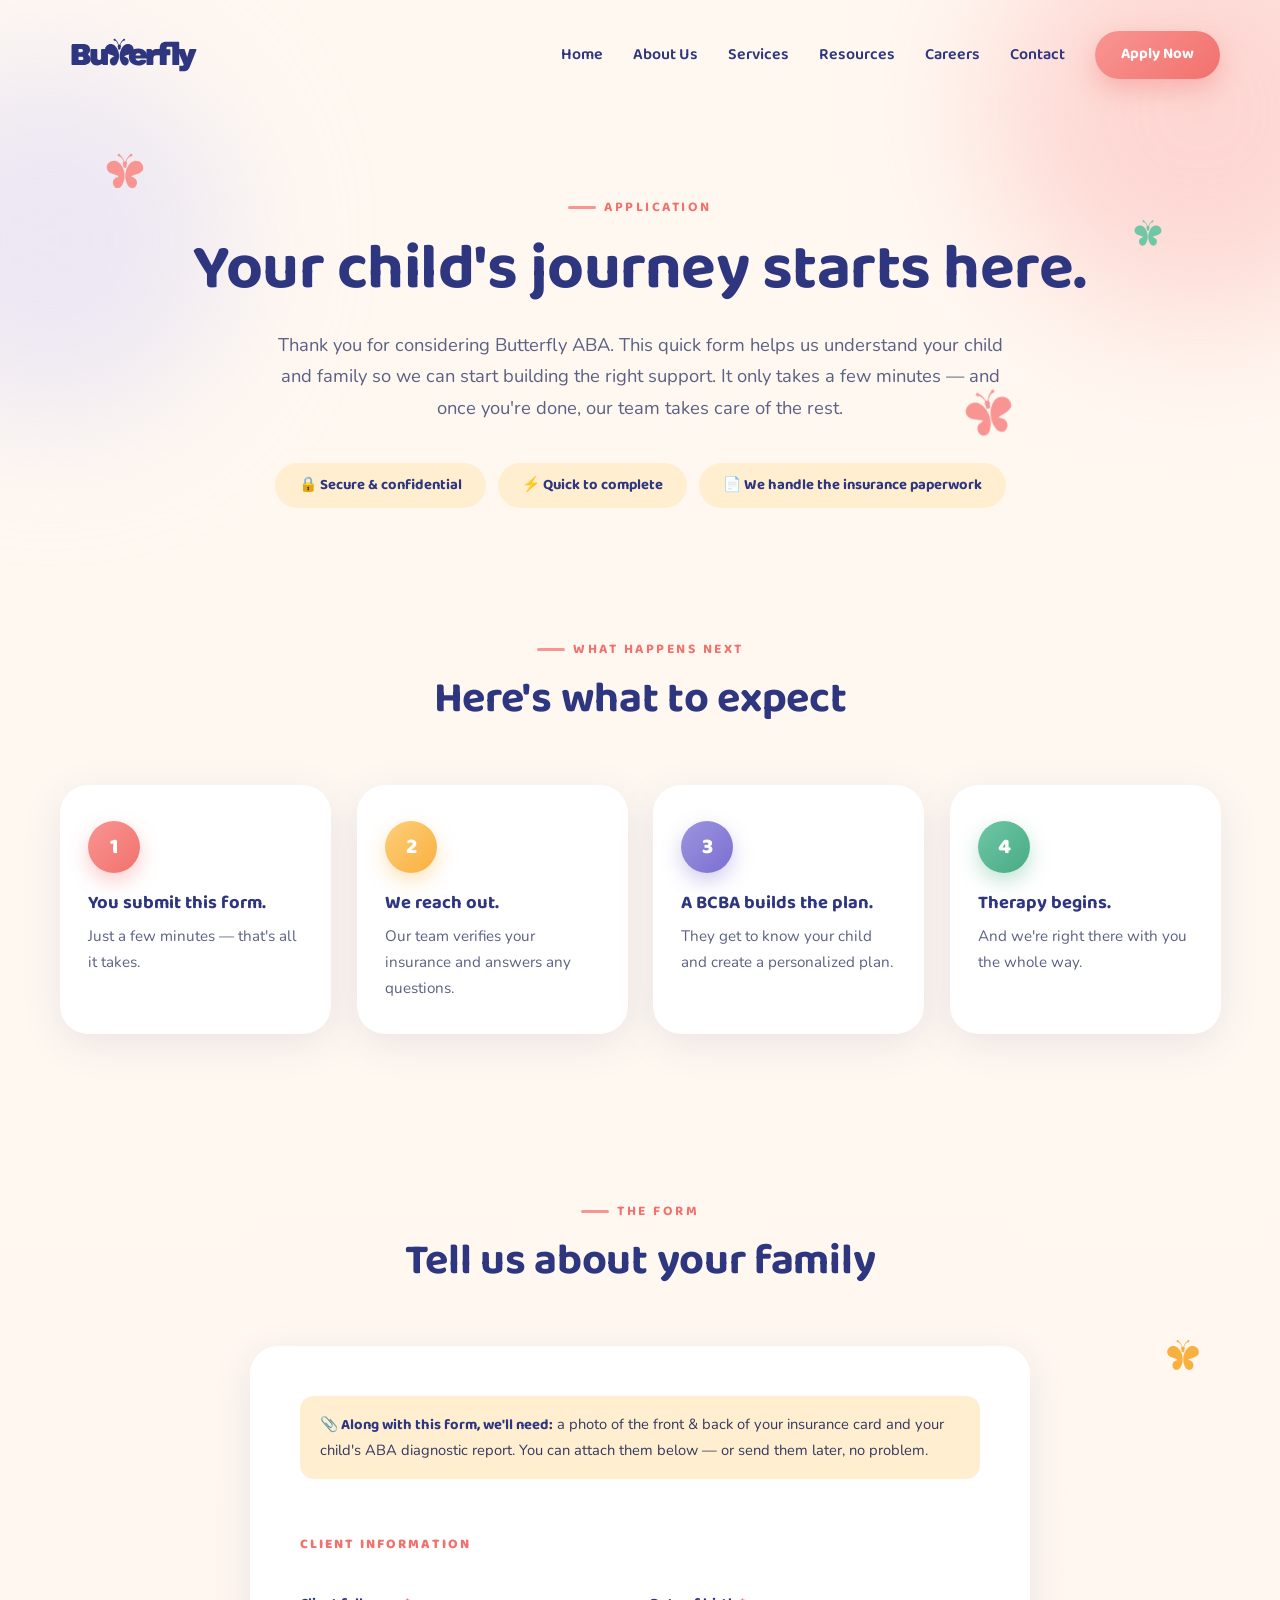
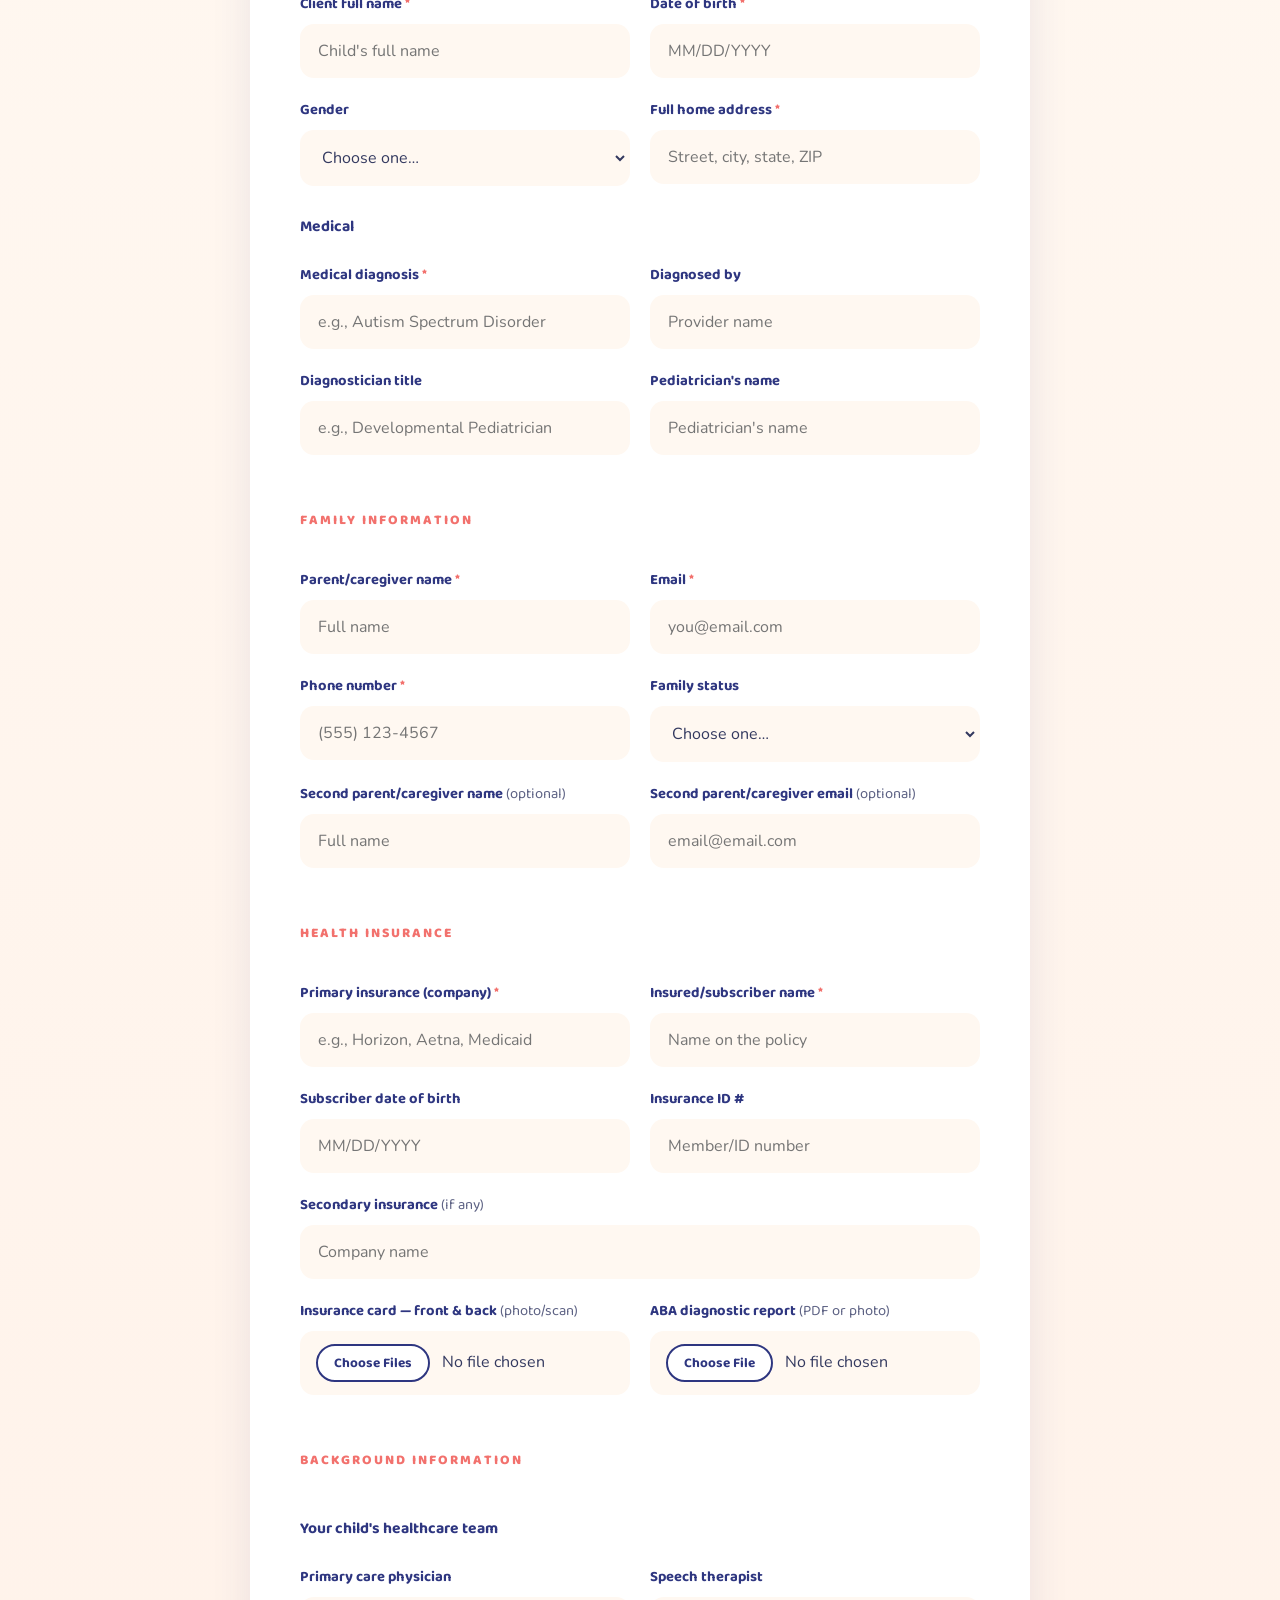
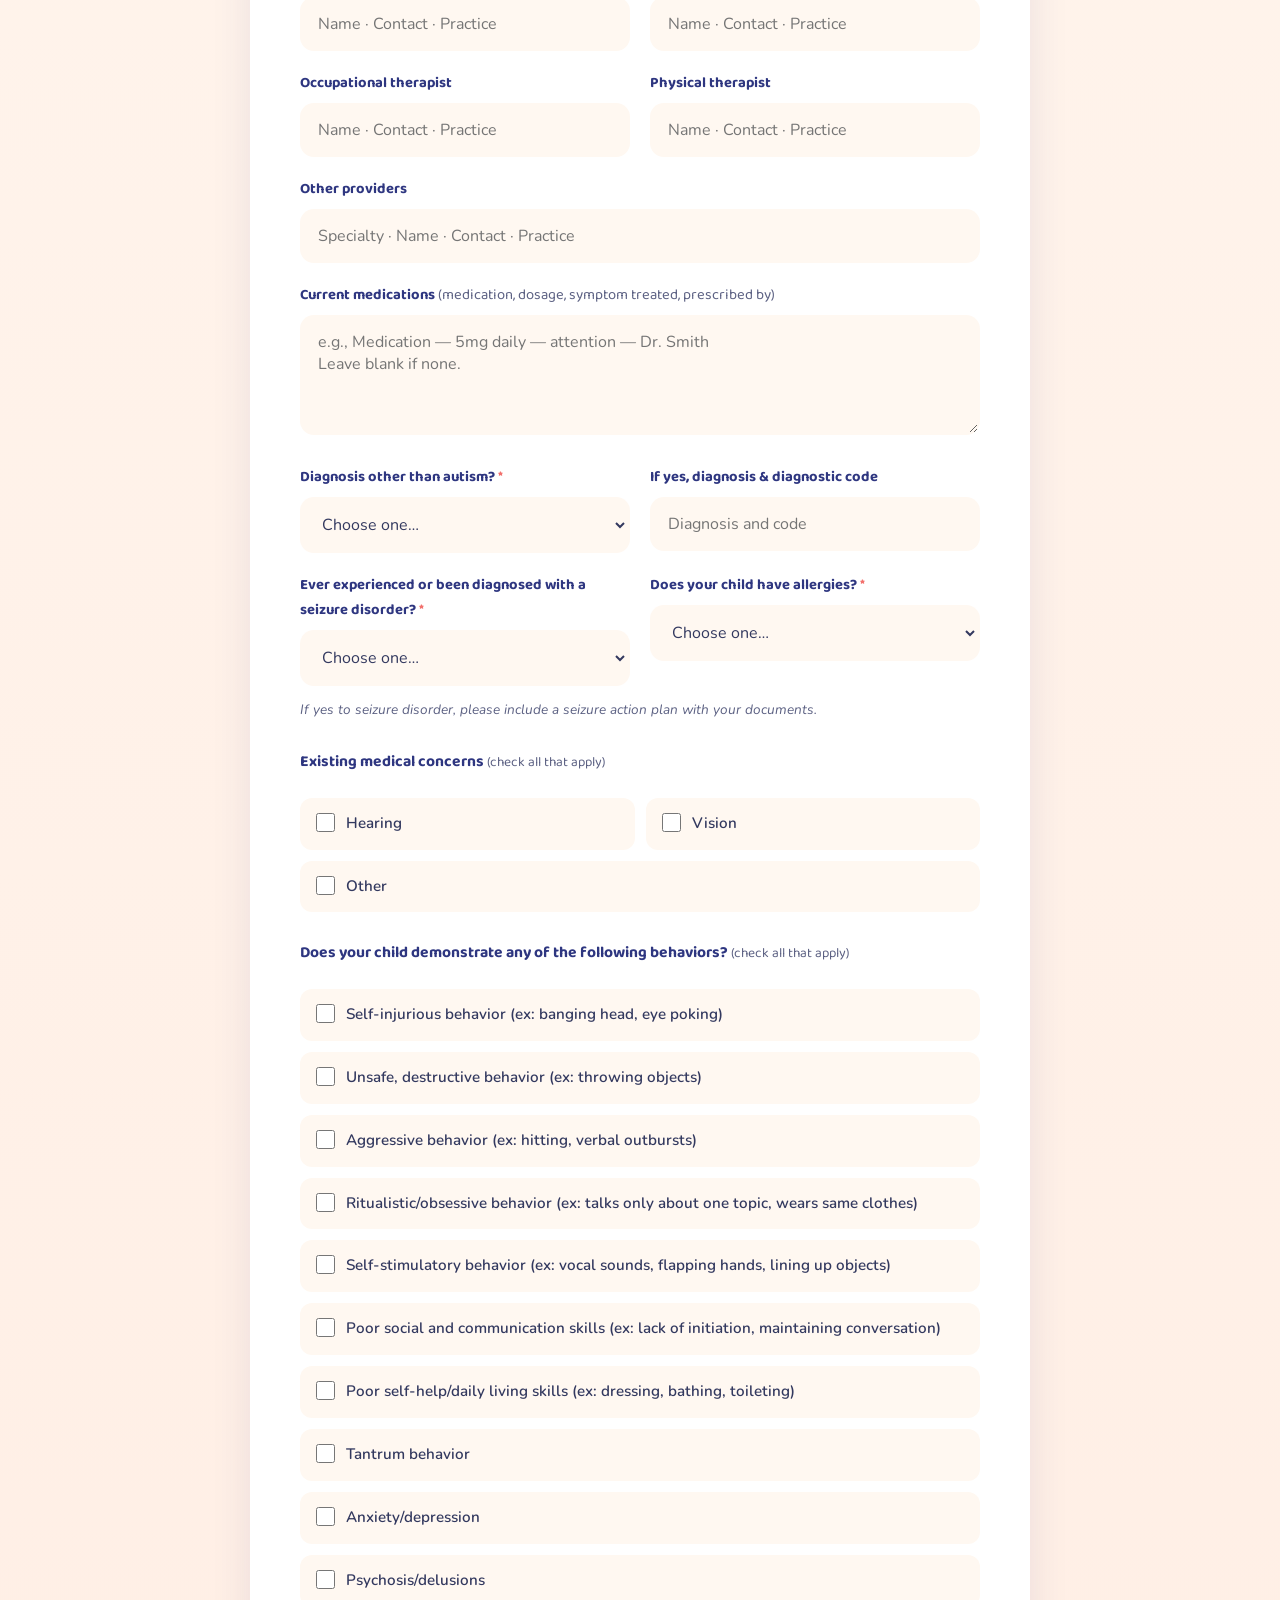
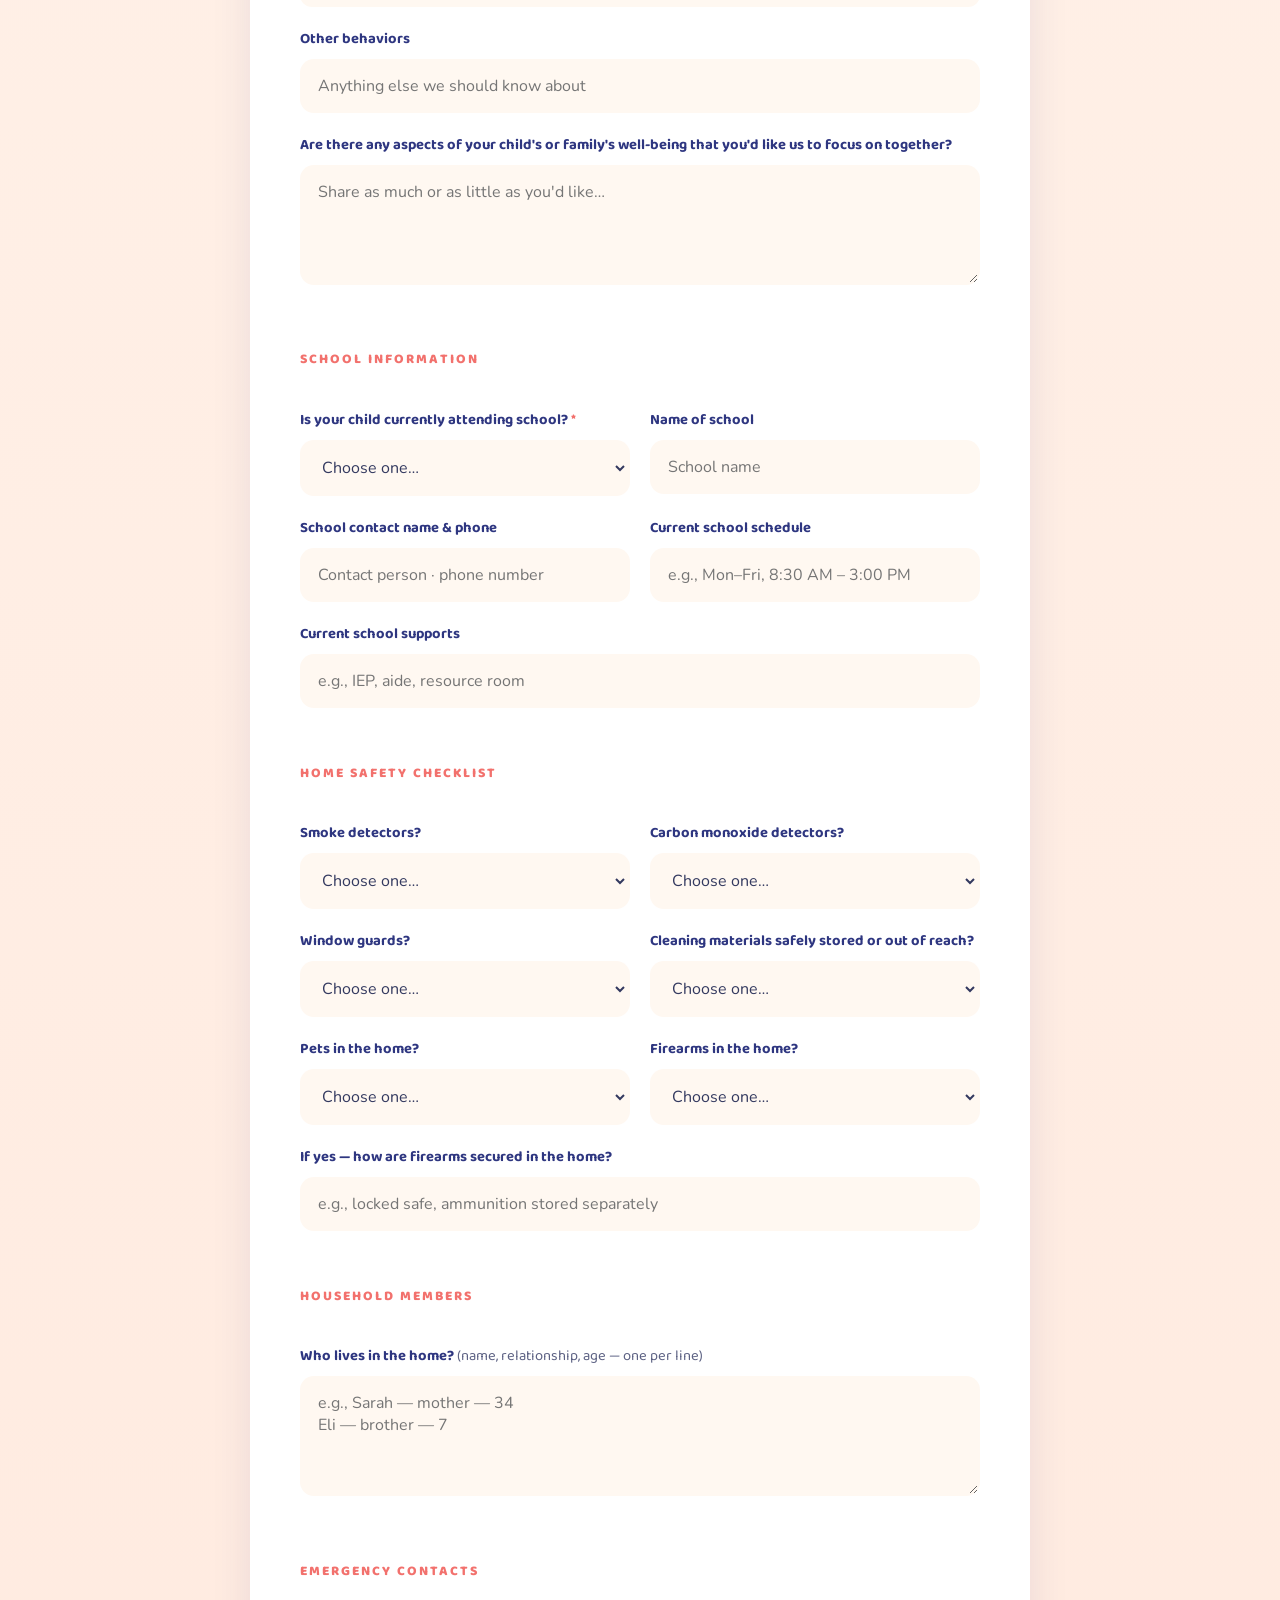
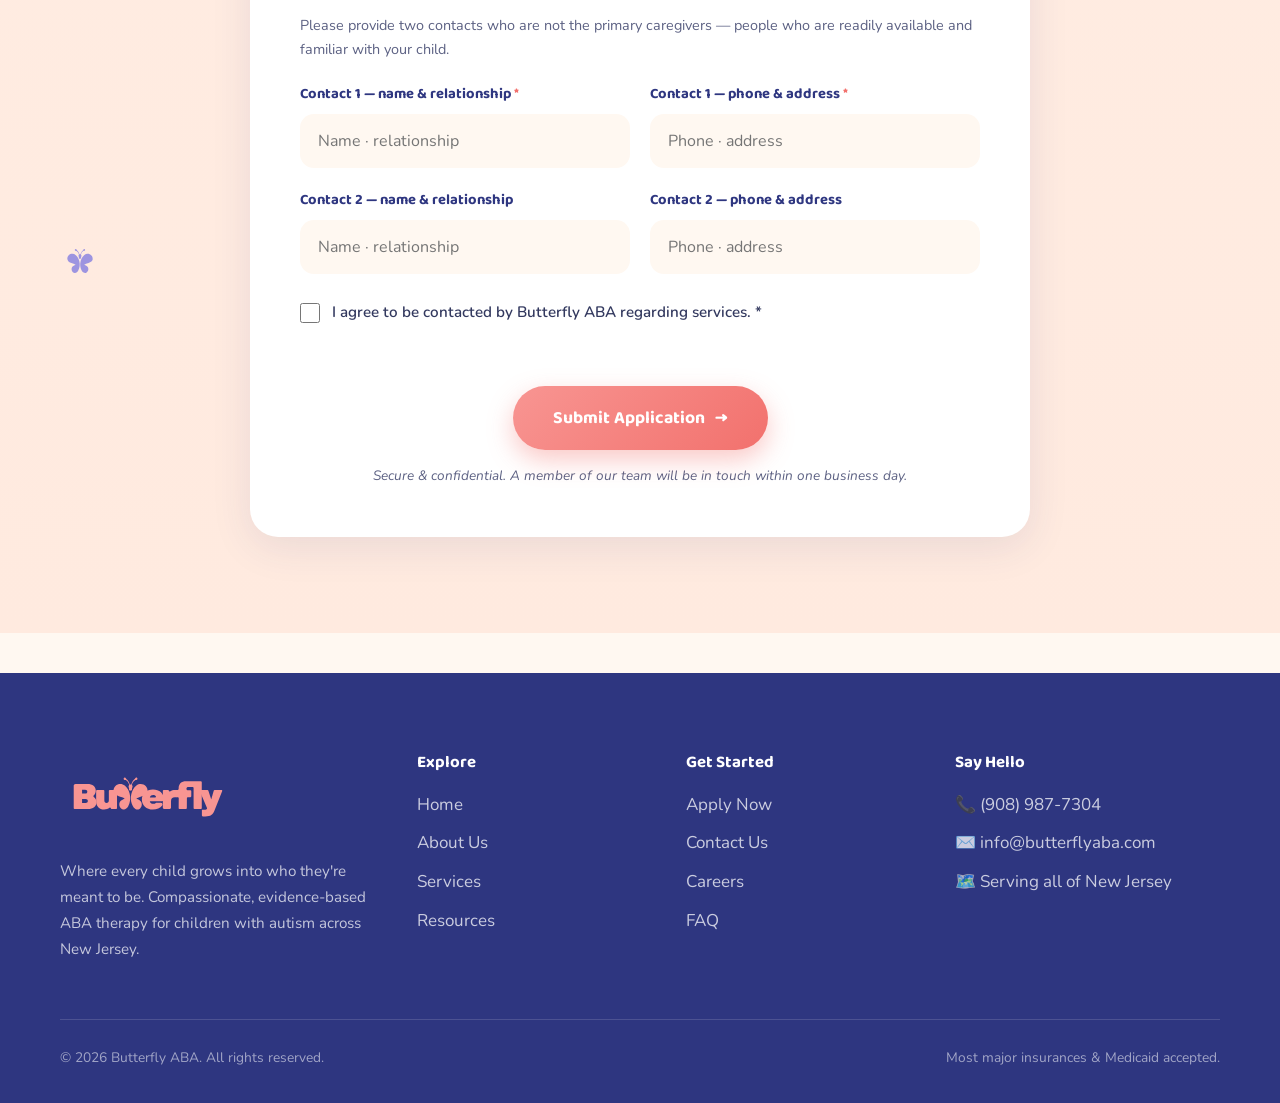
<file: apply.html>
<!DOCTYPE html>
<html lang="en">
<head>
  <meta charset="UTF-8">
  <meta name="viewport" content="width=device-width, initial-scale=1.0">
  <title>Apply for ABA Therapy | Get Started with Butterfly ABA</title>
  <meta name="description" content="Ready to begin? Complete Butterfly ABA's quick application to start ABA therapy for your child in New Jersey. We'll verify your insurance and guide you every step.">
  <link rel="icon" type="image/svg+xml" href="assets/icon-navy.svg">
  <link rel="preconnect" href="https://fonts.googleapis.com">
  <link rel="preconnect" href="https://fonts.gstatic.com" crossorigin>
  <link href="https://fonts.googleapis.com/css2?family=Baloo+2:wght@500;600;700;800&family=Nunito:ital,wght@0,400;0,600;0,700;1,400&display=swap" rel="stylesheet">
  <link rel="stylesheet" href="css/style.css">
</head>
<body>

  <header class="site-header">
    <div class="container header-inner">
      <a href="index.html" class="logo-link"><img src="assets/logo-navy.svg" alt="Butterfly ABA logo"></a>
      <button class="nav-toggle" aria-label="Open menu"><span></span><span></span><span></span></button>
      <nav class="main-nav">
        <a class="nav-link" href="index.html">Home</a>
        <a class="nav-link" href="about.html">About Us</a>
        <a class="nav-link" href="services.html">Services</a>
        <a class="nav-link" href="resources.html">Resources</a>
        <a class="nav-link" href="careers.html">Careers</a>
        <a class="nav-link" href="contact.html">Contact</a>
        <a class="btn btn-primary" href="apply.html">Apply Now</a>
      </nav>
    </div>
  </header>

  <!-- HERO -->
  <section class="page-hero" style="padding-bottom:60px;">
    <div class="blob blob-coral" style="width:420px;height:420px;top:-100px;right:-130px;"></div>
    <div class="blob blob-lilac" style="width:360px;height:360px;top:60px;left:-130px;"></div>
    <div class="bfly bfly-drift" data-color="coral" style="width:46px;height:46px;top:26%;left:8%;"></div>
    <div class="bfly bfly-drift" data-color="mint" style="width:34px;height:34px;top:38%;right:9%;"></div>
    <div class="container stagger">
      <span class="kicker reveal">Application</span>
      <h1 class="reveal">Your child's journey starts here.</h1>
      <p class="lead reveal">Thank you for considering Butterfly ABA. This quick form helps us understand your child and family so we can start building the right support. It only takes a few minutes — and once you're done, our team takes care of the rest.</p>
      <div class="mt-40 reveal" style="display:flex;gap:12px;justify-content:center;flex-wrap:wrap;">
        <span class="pill-note">🔒 Secure &amp; confidential</span>
        <span class="pill-note">⚡ Quick to complete</span>
        <span class="pill-note">📄 We handle the insurance paperwork</span>
      </div>
    </div>
  </section>

  <!-- WHAT HAPPENS NEXT -->
  <section class="section-tight">
    <div class="container">
      <div class="center stagger">
        <span class="kicker reveal">What happens next</span>
        <h2 class="reveal">Here's what to expect</h2>
      </div>
      <div class="steps stagger">
        <div class="step reveal" data-scene="submit"><div class="num">1</div><h3>You submit this form.</h3><p>Just a few minutes — that's all it takes.</p></div>
        <div class="step reveal" data-scene="reach"><div class="num">2</div><h3>We reach out.</h3><p>Our team verifies your insurance and answers any questions.</p></div>
        <div class="step reveal" data-scene="plan"><div class="num">3</div><h3>A BCBA builds the plan.</h3><p>They get to know your child and create a personalized plan.</p></div>
        <div class="step reveal" data-scene="begin"><div class="num">4</div><h3>Therapy begins.</h3><p>And we're right there with you the whole way.</p></div>
      </div>
    </div>
  </section>

  <!-- APPLICATION FORM -->
  <section style="background:linear-gradient(180deg, var(--cream) 0%, var(--peach) 100%);">
    <div class="bfly bfly-drift" data-color="butter" style="width:40px;height:40px;top:4%;right:6%;"></div>
    <div class="bfly bfly-drift" data-color="lilac" style="width:32px;height:32px;bottom:6%;left:5%;"></div>
    <div class="container">
      <div class="center stagger">
        <span class="kicker reveal">The form</span>
        <h2 class="reveal">Tell us about your family</h2>
      </div>
      <div class="form-card mt-60 reveal reveal-pop">
        <form class="form-grid" data-demo novalidate>
          <div class="form-note"><strong>📎 Along with this form, we'll need:</strong> a photo of the front &amp; back of your insurance card and your child's ABA diagnostic report. You can attach them below — or send them later, no problem.</div>

          <div class="form-section-title">Client Information</div>
          <div class="field">
            <label>Client full name <span class="req">*</span></label>
            <input type="text" name="client_name" required placeholder="Child's full name">
          </div>
          <div class="field">
            <label>Date of birth <span class="req">*</span></label>
            <input type="text" name="client_dob" required placeholder="MM/DD/YYYY">
          </div>
          <div class="field">
            <label>Gender</label>
            <select name="gender">
              <option value="">Choose one…</option>
              <option>Male</option>
              <option>Female</option>
            </select>
          </div>
          <div class="field">
            <label>Full home address <span class="req">*</span></label>
            <input type="text" name="address" required placeholder="Street, city, state, ZIP">
          </div>

          <div class="sub-label">Medical</div>
          <div class="field">
            <label>Medical diagnosis <span class="req">*</span></label>
            <input type="text" name="diagnosis" required placeholder="e.g., Autism Spectrum Disorder">
          </div>
          <div class="field">
            <label>Diagnosed by</label>
            <input type="text" name="diagnosed_by" placeholder="Provider name">
          </div>
          <div class="field">
            <label>Diagnostician title</label>
            <input type="text" name="diagnostician_title" placeholder="e.g., Developmental Pediatrician">
          </div>
          <div class="field">
            <label>Pediatrician's name</label>
            <input type="text" name="pediatrician" placeholder="Pediatrician's name">
          </div>

          <div class="form-section-title">Family Information</div>
          <div class="field">
            <label>Parent/caregiver name <span class="req">*</span></label>
            <input type="text" name="parent1_name" required placeholder="Full name">
          </div>
          <div class="field">
            <label>Email <span class="req">*</span></label>
            <input type="email" name="parent1_email" required placeholder="you@email.com">
          </div>
          <div class="field">
            <label>Phone number <span class="req">*</span></label>
            <input type="tel" name="parent1_phone" required placeholder="(555) 123-4567">
          </div>
          <div class="field">
            <label>Family status</label>
            <select name="family_status">
              <option value="">Choose one…</option>
              <option>Single</option>
              <option>Married</option>
              <option>Separated</option>
              <option>Divorced</option>
              <option>Widowed</option>
            </select>
          </div>
          <div class="field">
            <label>Second parent/caregiver name <span style="font-weight:400;color:var(--ink-soft);">(optional)</span></label>
            <input type="text" name="parent2_name" placeholder="Full name">
          </div>
          <div class="field">
            <label>Second parent/caregiver email <span style="font-weight:400;color:var(--ink-soft);">(optional)</span></label>
            <input type="email" name="parent2_email" placeholder="email@email.com">
          </div>

          <div class="form-section-title">Health Insurance</div>
          <div class="field">
            <label>Primary insurance (company) <span class="req">*</span></label>
            <input type="text" name="insurance_primary" required placeholder="e.g., Horizon, Aetna, Medicaid">
          </div>
          <div class="field">
            <label>Insured/subscriber name <span class="req">*</span></label>
            <input type="text" name="subscriber_name" required placeholder="Name on the policy">
          </div>
          <div class="field">
            <label>Subscriber date of birth</label>
            <input type="text" name="subscriber_dob" placeholder="MM/DD/YYYY">
          </div>
          <div class="field">
            <label>Insurance ID #</label>
            <input type="text" name="insurance_id" placeholder="Member/ID number">
          </div>
          <div class="field full">
            <label>Secondary insurance <span style="font-weight:400;color:var(--ink-soft);">(if any)</span></label>
            <input type="text" name="insurance_secondary" placeholder="Company name">
          </div>
          <div class="field">
            <label>Insurance card — front &amp; back <span style="font-weight:400;color:var(--ink-soft);">(photo/scan)</span></label>
            <input type="file" name="insurance_card" multiple accept="image/*,.pdf">
          </div>
          <div class="field">
            <label>ABA diagnostic report <span style="font-weight:400;color:var(--ink-soft);">(PDF or photo)</span></label>
            <input type="file" name="diagnostic_report" accept="image/*,.pdf">
          </div>

          <div class="form-section-title">Background Information</div>
          <div class="sub-label">Your child's healthcare team</div>
          <div class="field">
            <label>Primary care physician</label>
            <input type="text" name="provider_pcp" placeholder="Name · Contact · Practice">
          </div>
          <div class="field">
            <label>Speech therapist</label>
            <input type="text" name="provider_speech" placeholder="Name · Contact · Practice">
          </div>
          <div class="field">
            <label>Occupational therapist</label>
            <input type="text" name="provider_ot" placeholder="Name · Contact · Practice">
          </div>
          <div class="field">
            <label>Physical therapist</label>
            <input type="text" name="provider_pt" placeholder="Name · Contact · Practice">
          </div>
          <div class="field full">
            <label>Other providers</label>
            <input type="text" name="provider_other" placeholder="Specialty · Name · Contact · Practice">
          </div>

          <div class="field full">
            <label>Current medications <span style="font-weight:400;color:var(--ink-soft);">(medication, dosage, symptom treated, prescribed by)</span></label>
            <textarea name="medications" placeholder="e.g., Medication — 5mg daily — attention — Dr. Smith&#10;Leave blank if none."></textarea>
          </div>

          <div class="field">
            <label>Diagnosis other than autism? <span class="req">*</span></label>
            <select name="other_diagnosis" required>
              <option value="">Choose one…</option>
              <option>Yes</option>
              <option>No</option>
            </select>
          </div>
          <div class="field">
            <label>If yes, diagnosis &amp; diagnostic code</label>
            <input type="text" name="other_diagnosis_detail" placeholder="Diagnosis and code">
          </div>
          <div class="field">
            <label>Ever experienced or been diagnosed with a seizure disorder? <span class="req">*</span></label>
            <select name="seizure" required>
              <option value="">Choose one…</option>
              <option>Yes</option>
              <option>No</option>
            </select>
          </div>
          <div class="field">
            <label>Does your child have allergies? <span class="req">*</span></label>
            <select name="allergies" required>
              <option value="">Choose one…</option>
              <option>Yes</option>
              <option>No</option>
            </select>
          </div>
          <div class="field full" style="font-size:0.85rem;color:var(--ink-soft);font-style:italic;margin-top:-8px;">
            If yes to seizure disorder, please include a seizure action plan with your documents.
          </div>

          <div class="sub-label">Existing medical concerns <span style="font-weight:400;font-size:0.85rem;color:var(--ink-soft);">(check all that apply)</span></div>
          <div class="chk-list cols-2 full">
            <label><input type="checkbox" name="concern_hearing"> Hearing</label>
            <label><input type="checkbox" name="concern_vision"> Vision</label>
            <label style="grid-column:1/-1;"><input type="checkbox" name="concern_other"> Other</label>
          </div>

          <div class="sub-label">Does your child demonstrate any of the following behaviors? <span style="font-weight:400;font-size:0.85rem;color:var(--ink-soft);">(check all that apply)</span></div>
          <div class="chk-list full">
            <label><input type="checkbox" name="bx_self_injury"> Self-injurious behavior (ex: banging head, eye poking)</label>
            <label><input type="checkbox" name="bx_destructive"> Unsafe, destructive behavior (ex: throwing objects)</label>
            <label><input type="checkbox" name="bx_aggressive"> Aggressive behavior (ex: hitting, verbal outbursts)</label>
            <label><input type="checkbox" name="bx_ritualistic"> Ritualistic/obsessive behavior (ex: talks only about one topic, wears same clothes)</label>
            <label><input type="checkbox" name="bx_stim"> Self-stimulatory behavior (ex: vocal sounds, flapping hands, lining up objects)</label>
            <label><input type="checkbox" name="bx_social"> Poor social and communication skills (ex: lack of initiation, maintaining conversation)</label>
            <label><input type="checkbox" name="bx_selfhelp"> Poor self-help/daily living skills (ex: dressing, bathing, toileting)</label>
            <label><input type="checkbox" name="bx_tantrum"> Tantrum behavior</label>
            <label><input type="checkbox" name="bx_anxiety"> Anxiety/depression</label>
            <label><input type="checkbox" name="bx_psychosis"> Psychosis/delusions</label>
          </div>
          <div class="field full">
            <label>Other behaviors</label>
            <input type="text" name="bx_other" placeholder="Anything else we should know about">
          </div>
          <div class="field full">
            <label>Are there any aspects of your child's or family's well-being that you'd like us to focus on together?</label>
            <textarea name="wellbeing_focus" placeholder="Share as much or as little as you'd like…"></textarea>
          </div>

          <div class="form-section-title">School Information</div>
          <div class="field">
            <label>Is your child currently attending school? <span class="req">*</span></label>
            <select name="in_school" required>
              <option value="">Choose one…</option>
              <option>Yes</option>
              <option>No</option>
            </select>
          </div>
          <div class="field">
            <label>Name of school</label>
            <input type="text" name="school_name" placeholder="School name">
          </div>
          <div class="field">
            <label>School contact name &amp; phone</label>
            <input type="text" name="school_contact" placeholder="Contact person · phone number">
          </div>
          <div class="field">
            <label>Current school schedule</label>
            <input type="text" name="school_schedule" placeholder="e.g., Mon–Fri, 8:30 AM – 3:00 PM">
          </div>
          <div class="field full">
            <label>Current school supports</label>
            <input type="text" name="school_supports" placeholder="e.g., IEP, aide, resource room">
          </div>

          <div class="form-section-title">Home Safety Checklist</div>
          <div class="field">
            <label>Smoke detectors?</label>
            <select name="safety_smoke"><option value="">Choose one…</option><option>Yes</option><option>No</option></select>
          </div>
          <div class="field">
            <label>Carbon monoxide detectors?</label>
            <select name="safety_co"><option value="">Choose one…</option><option>Yes</option><option>No</option></select>
          </div>
          <div class="field">
            <label>Window guards?</label>
            <select name="safety_windows"><option value="">Choose one…</option><option>Yes</option><option>No</option></select>
          </div>
          <div class="field">
            <label>Cleaning materials safely stored or out of reach?</label>
            <select name="safety_cleaning"><option value="">Choose one…</option><option>Yes</option><option>No</option></select>
          </div>
          <div class="field">
            <label>Pets in the home?</label>
            <select name="safety_pets"><option value="">Choose one…</option><option>Yes</option><option>No</option></select>
          </div>
          <div class="field">
            <label>Firearms in the home?</label>
            <select name="safety_firearms"><option value="">Choose one…</option><option>Yes</option><option>No</option></select>
          </div>
          <div class="field full">
            <label>If yes — how are firearms secured in the home?</label>
            <input type="text" name="safety_firearms_secured" placeholder="e.g., locked safe, ammunition stored separately">
          </div>

          <div class="form-section-title">Household Members</div>
          <div class="field full">
            <label>Who lives in the home? <span style="font-weight:400;color:var(--ink-soft);">(name, relationship, age — one per line)</span></label>
            <textarea name="household" placeholder="e.g., Sarah — mother — 34&#10;Eli — brother — 7"></textarea>
          </div>

          <div class="form-section-title">Emergency Contacts</div>
          <div class="field full" style="font-size:0.9rem;color:var(--ink-soft);margin-top:-6px;">
            Please provide two contacts who are not the primary caregivers — people who are readily available and familiar with your child.
          </div>
          <div class="field">
            <label>Contact 1 — name &amp; relationship <span class="req">*</span></label>
            <input type="text" name="ec1_name" required placeholder="Name · relationship">
          </div>
          <div class="field">
            <label>Contact 1 — phone &amp; address <span class="req">*</span></label>
            <input type="text" name="ec1_contact" required placeholder="Phone · address">
          </div>
          <div class="field">
            <label>Contact 2 — name &amp; relationship</label>
            <input type="text" name="ec2_name" placeholder="Name · relationship">
          </div>
          <div class="field">
            <label>Contact 2 — phone &amp; address</label>
            <input type="text" name="ec2_contact" placeholder="Phone · address">
          </div>

          <div class="full consent-row">
            <input type="checkbox" name="consent" id="consent" required>
            <label for="consent" style="font-family:var(--font-body);font-weight:600;margin:0;">I agree to be contacted by Butterfly ABA regarding services. <span class="req">*</span></label>
          </div>

          <div class="full center mt-40">
            <button class="btn btn-primary btn-lg" type="submit">Submit Application <span class="arrow">→</span></button>
            <p class="microcopy">Secure &amp; confidential. A member of our team will be in touch within one business day.</p>
          </div>
        </form>
        <div class="form-success">
          <div class="party">🦋</div>
          <h3>Thank you — we've got it!</h3>
          <p>A member of the Butterfly ABA team will reach out within one business day. In the meantime, if you'd like to talk sooner, call us at <a href="tel:+19089877304"><strong>(908) 987-7304</strong></a>. We can't wait to meet your family.</p>
        </div>
      </div>
    </div>
  </section>

  <footer class="site-footer">
    <div class="container">
      <div class="footer-grid">
        <div class="f-logo">
          <img src="assets/logo-coral.svg" alt="Butterfly ABA logo">
          <p>Where every child grows into who they're meant to be. Compassionate, evidence-based ABA therapy for children with autism across New Jersey.</p>
        </div>
        <div>
          <h4>Explore</h4>
          <ul>
            <li><a href="index.html">Home</a></li>
            <li><a href="about.html">About Us</a></li>
            <li><a href="services.html">Services</a></li>
            <li><a href="resources.html">Resources</a></li>
          </ul>
        </div>
        <div>
          <h4>Get Started</h4>
          <ul>
            <li><a href="apply.html">Apply Now</a></li>
            <li><a href="contact.html">Contact Us</a></li>
            <li><a href="careers.html">Careers</a></li>
            <li><a href="resources.html#faq">FAQ</a></li>
          </ul>
        </div>
        <div>
          <h4>Say Hello</h4>
          <ul>
            <li><a href="tel:+19089877304">📞 (908) 987-7304</a></li>
            <li><a href="mailto:info@butterflyaba.com">✉️ info@butterflyaba.com</a></li>
            <li><span style="color:rgba(255,255,255,0.75);">🗺️ Serving all of New Jersey</span></li>
          </ul>
        </div>
      </div>
      <div class="footer-bottom">
        <span>© 2026 Butterfly ABA. All rights reserved.</span>
        <span>Most major insurances &amp; Medicaid accepted.</span>
      </div>
    </div>
  </footer>

  <script src="js/main.js"></script>
</body>
</html>
</file>
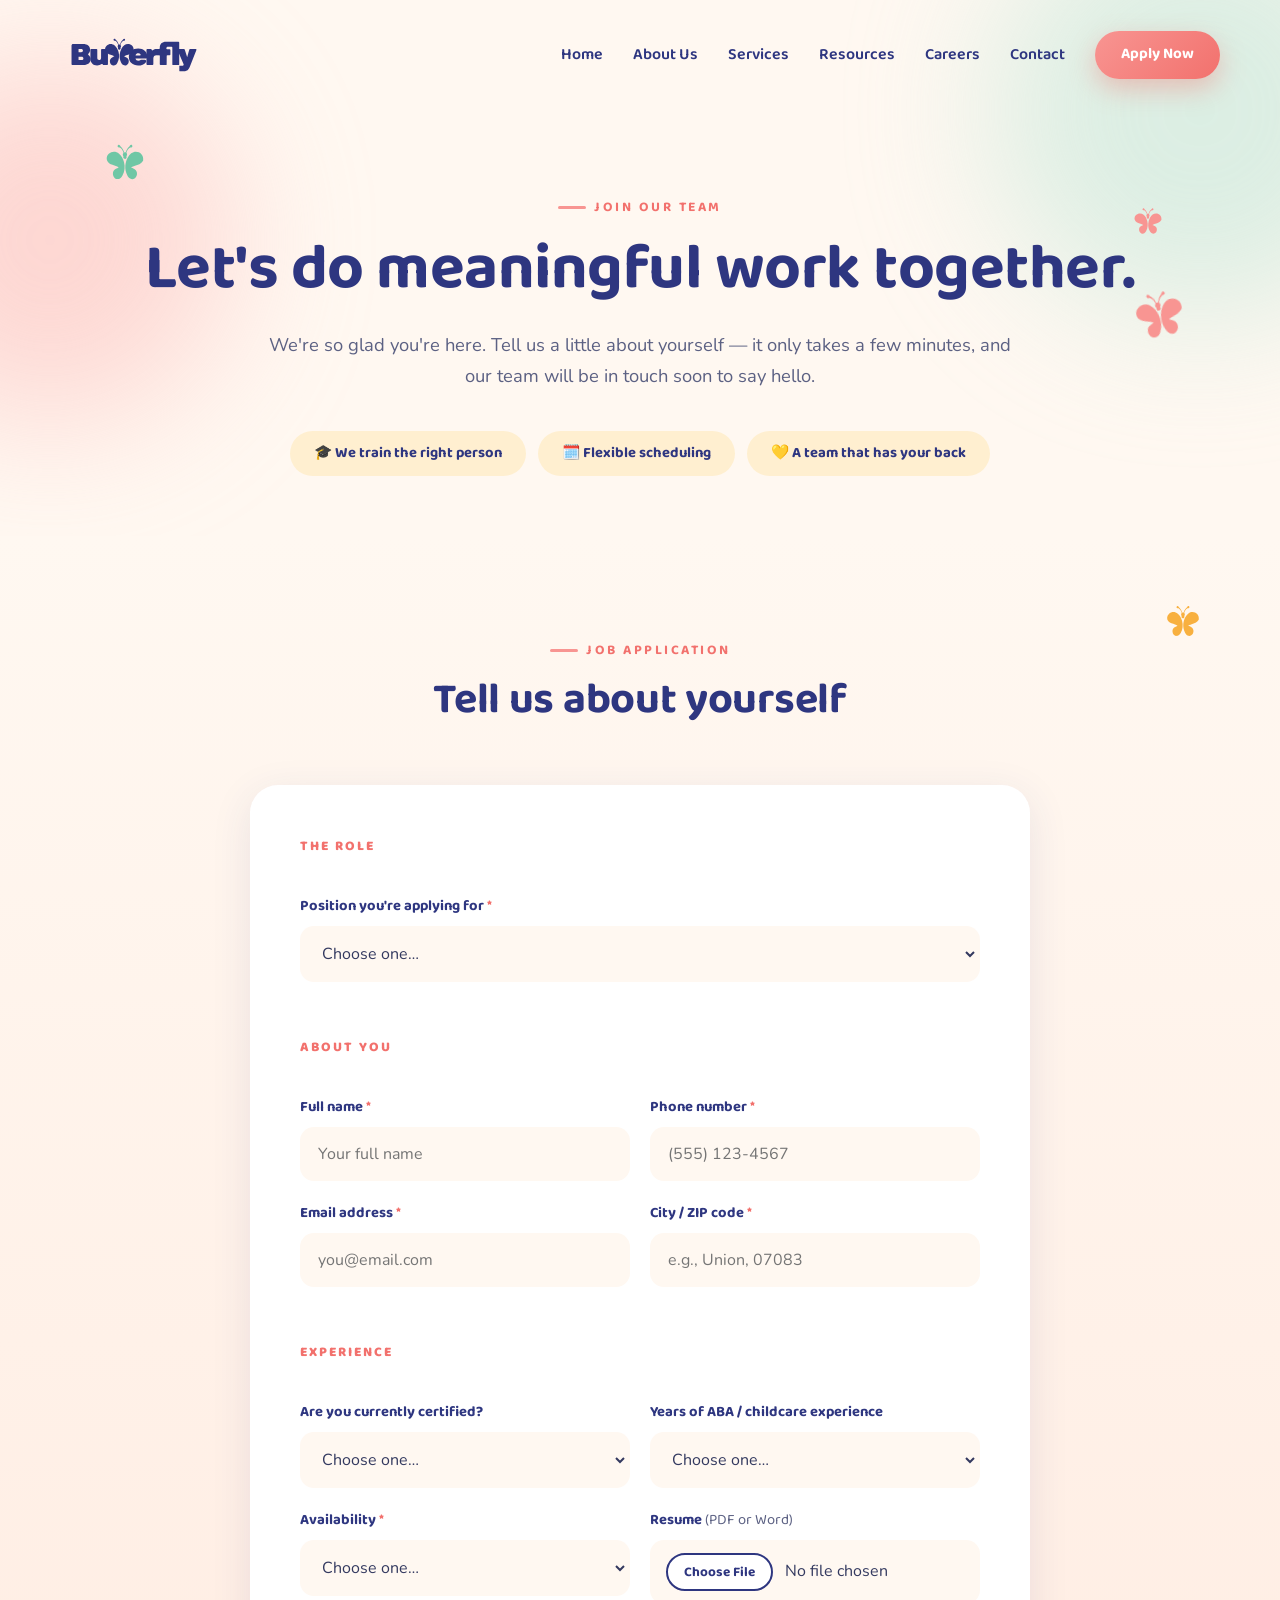
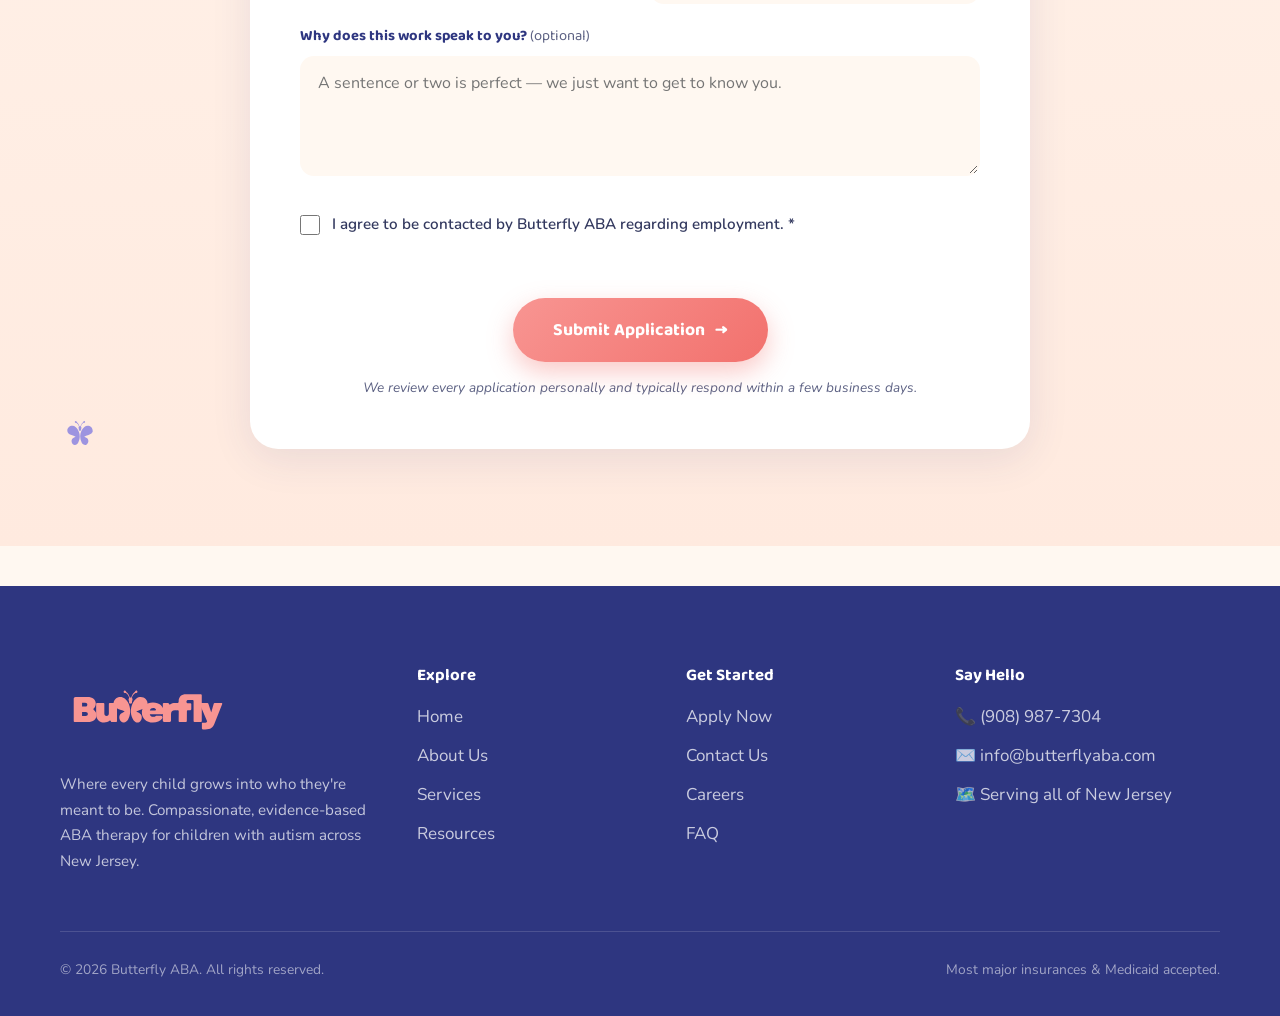
<file: careers-apply.html>
<!DOCTYPE html>
<html lang="en">
<head>
  <meta charset="UTF-8">
  <meta name="viewport" content="width=device-width, initial-scale=1.0">
  <title>Join Our Team — Job Application | Butterfly ABA</title>
  <meta name="description" content="Apply to join Butterfly ABA in New Jersey as a Behavior Technician (RBT) or BCBA. A quick application to start a career that truly matters.">
  <link rel="icon" type="image/svg+xml" href="assets/icon-navy.svg">
  <link rel="preconnect" href="https://fonts.googleapis.com">
  <link rel="preconnect" href="https://fonts.gstatic.com" crossorigin>
  <link href="https://fonts.googleapis.com/css2?family=Baloo+2:wght@500;600;700;800&family=Nunito:ital,wght@0,400;0,600;0,700;1,400&display=swap" rel="stylesheet">
  <link rel="stylesheet" href="css/style.css">
</head>
<body>

  <header class="site-header">
    <div class="container header-inner">
      <a href="index.html" class="logo-link"><img src="assets/logo-navy.svg" alt="Butterfly ABA logo"></a>
      <button class="nav-toggle" aria-label="Open menu"><span></span><span></span><span></span></button>
      <nav class="main-nav">
        <a class="nav-link" href="index.html">Home</a>
        <a class="nav-link" href="about.html">About Us</a>
        <a class="nav-link" href="services.html">Services</a>
        <a class="nav-link" href="resources.html">Resources</a>
        <a class="nav-link" href="careers.html">Careers</a>
        <a class="nav-link" href="contact.html">Contact</a>
        <a class="btn btn-primary" href="apply.html">Apply Now</a>
      </nav>
    </div>
  </header>

  <!-- HERO -->
  <section class="page-hero" style="padding-bottom:60px;">
    <div class="blob blob-mint" style="width:420px;height:420px;top:-100px;right:-130px;"></div>
    <div class="blob blob-coral" style="width:360px;height:360px;top:60px;left:-130px;"></div>
    <div class="bfly bfly-drift" data-color="mint" style="width:46px;height:46px;top:26%;left:8%;"></div>
    <div class="bfly bfly-drift" data-color="coral" style="width:34px;height:34px;top:38%;right:9%;"></div>
    <div class="container stagger">
      <span class="kicker reveal">Join Our Team</span>
      <h1 class="reveal">Let's do meaningful work together.</h1>
      <p class="lead reveal">We're so glad you're here. Tell us a little about yourself — it only takes a few minutes, and our team will be in touch soon to say hello.</p>
      <div class="mt-40 reveal" style="display:flex;gap:12px;justify-content:center;flex-wrap:wrap;">
        <span class="pill-note">🎓 We train the right person</span>
        <span class="pill-note">🗓️ Flexible scheduling</span>
        <span class="pill-note">💛 A team that has your back</span>
      </div>
    </div>
  </section>

  <!-- APPLICATION FORM -->
  <section style="background:linear-gradient(180deg, var(--cream) 0%, var(--peach) 100%);">
    <div class="bfly bfly-drift" data-color="butter" style="width:40px;height:40px;top:4%;right:6%;"></div>
    <div class="bfly bfly-drift" data-color="lilac" style="width:32px;height:32px;bottom:6%;left:5%;"></div>
    <div class="container">
      <div class="center stagger">
        <span class="kicker reveal">Job application</span>
        <h2 class="reveal">Tell us about yourself</h2>
      </div>
      <div class="form-card mt-60 reveal reveal-pop">
        <form class="form-grid" data-demo novalidate>
          <div class="form-section-title">The Role</div>
          <div class="field full">
            <label>Position you're applying for <span class="req">*</span></label>
            <select name="position" id="job-role" required>
              <option value="">Choose one…</option>
              <option value="rbt">Behavior Technician / RBT</option>
              <option value="bcba">Board Certified Behavior Analyst (BCBA)</option>
              <option value="other">Other / not sure yet</option>
            </select>
          </div>

          <div class="form-section-title">About You</div>
          <div class="field">
            <label>Full name <span class="req">*</span></label>
            <input type="text" name="name" required placeholder="Your full name">
          </div>
          <div class="field">
            <label>Phone number <span class="req">*</span></label>
            <input type="tel" name="phone" required placeholder="(555) 123-4567">
          </div>
          <div class="field">
            <label>Email address <span class="req">*</span></label>
            <input type="email" name="email" required placeholder="you@email.com">
          </div>
          <div class="field">
            <label>City / ZIP code <span class="req">*</span></label>
            <input type="text" name="location" required placeholder="e.g., Union, 07083">
          </div>

          <div class="form-section-title">Experience</div>
          <div class="field">
            <label>Are you currently certified?</label>
            <select name="certified">
              <option value="">Choose one…</option>
              <option>Yes — RBT</option>
              <option>Yes — BCBA</option>
              <option>In progress</option>
              <option>Not yet — willing to train</option>
            </select>
          </div>
          <div class="field">
            <label>Years of ABA / childcare experience</label>
            <select name="experience">
              <option value="">Choose one…</option>
              <option>None yet</option>
              <option>Less than 1 year</option>
              <option>1–3 years</option>
              <option>3–5 years</option>
              <option>5+ years</option>
            </select>
          </div>
          <div class="field">
            <label>Availability <span class="req">*</span></label>
            <select name="availability" required>
              <option value="">Choose one…</option>
              <option>Full-time</option>
              <option>Part-time</option>
              <option>After school hours</option>
              <option>Flexible</option>
            </select>
          </div>
          <div class="field">
            <label>Resume <span style="font-weight:400;color:var(--ink-soft);">(PDF or Word)</span></label>
            <input type="file" name="resume" accept=".pdf,.doc,.docx">
          </div>
          <div class="field full">
            <label>Why does this work speak to you? <span style="font-weight:400;color:var(--ink-soft);">(optional)</span></label>
            <textarea name="motivation" placeholder="A sentence or two is perfect — we just want to get to know you."></textarea>
          </div>

          <div class="full consent-row">
            <input type="checkbox" name="consent" id="consent" required>
            <label for="consent" style="font-family:var(--font-body);font-weight:600;margin:0;">I agree to be contacted by Butterfly ABA regarding employment. <span class="req">*</span></label>
          </div>

          <div class="full center mt-40">
            <button class="btn btn-primary btn-lg" type="submit">Submit Application <span class="arrow">→</span></button>
            <p class="microcopy">We review every application personally and typically respond within a few business days.</p>
          </div>
        </form>
        <div class="form-success">
          <div class="party">🦋</div>
          <h3>Application received — thank you!</h3>
          <p>We're excited to learn more about you. A member of our team will reach out within a few business days. In the meantime, feel free to email us at <a href="mailto:info@butterflyaba.com"><strong>info@butterflyaba.com</strong></a>.</p>
        </div>
      </div>
    </div>
  </section>

  <footer class="site-footer">
    <div class="container">
      <div class="footer-grid">
        <div class="f-logo">
          <img src="assets/logo-coral.svg" alt="Butterfly ABA logo">
          <p>Where every child grows into who they're meant to be. Compassionate, evidence-based ABA therapy for children with autism across New Jersey.</p>
        </div>
        <div>
          <h4>Explore</h4>
          <ul>
            <li><a href="index.html">Home</a></li>
            <li><a href="about.html">About Us</a></li>
            <li><a href="services.html">Services</a></li>
            <li><a href="resources.html">Resources</a></li>
          </ul>
        </div>
        <div>
          <h4>Get Started</h4>
          <ul>
            <li><a href="apply.html">Apply Now</a></li>
            <li><a href="contact.html">Contact Us</a></li>
            <li><a href="careers.html">Careers</a></li>
            <li><a href="resources.html#faq">FAQ</a></li>
          </ul>
        </div>
        <div>
          <h4>Say Hello</h4>
          <ul>
            <li><a href="tel:+19089877304">📞 (908) 987-7304</a></li>
            <li><a href="mailto:info@butterflyaba.com">✉️ info@butterflyaba.com</a></li>
            <li><span style="color:rgba(255,255,255,0.75);">🗺️ Serving all of New Jersey</span></li>
          </ul>
        </div>
      </div>
      <div class="footer-bottom">
        <span>© 2026 Butterfly ABA. All rights reserved.</span>
        <span>Most major insurances &amp; Medicaid accepted.</span>
      </div>
    </div>
  </footer>

  <script src="js/main.js"></script>
</body>
</html>
</file>
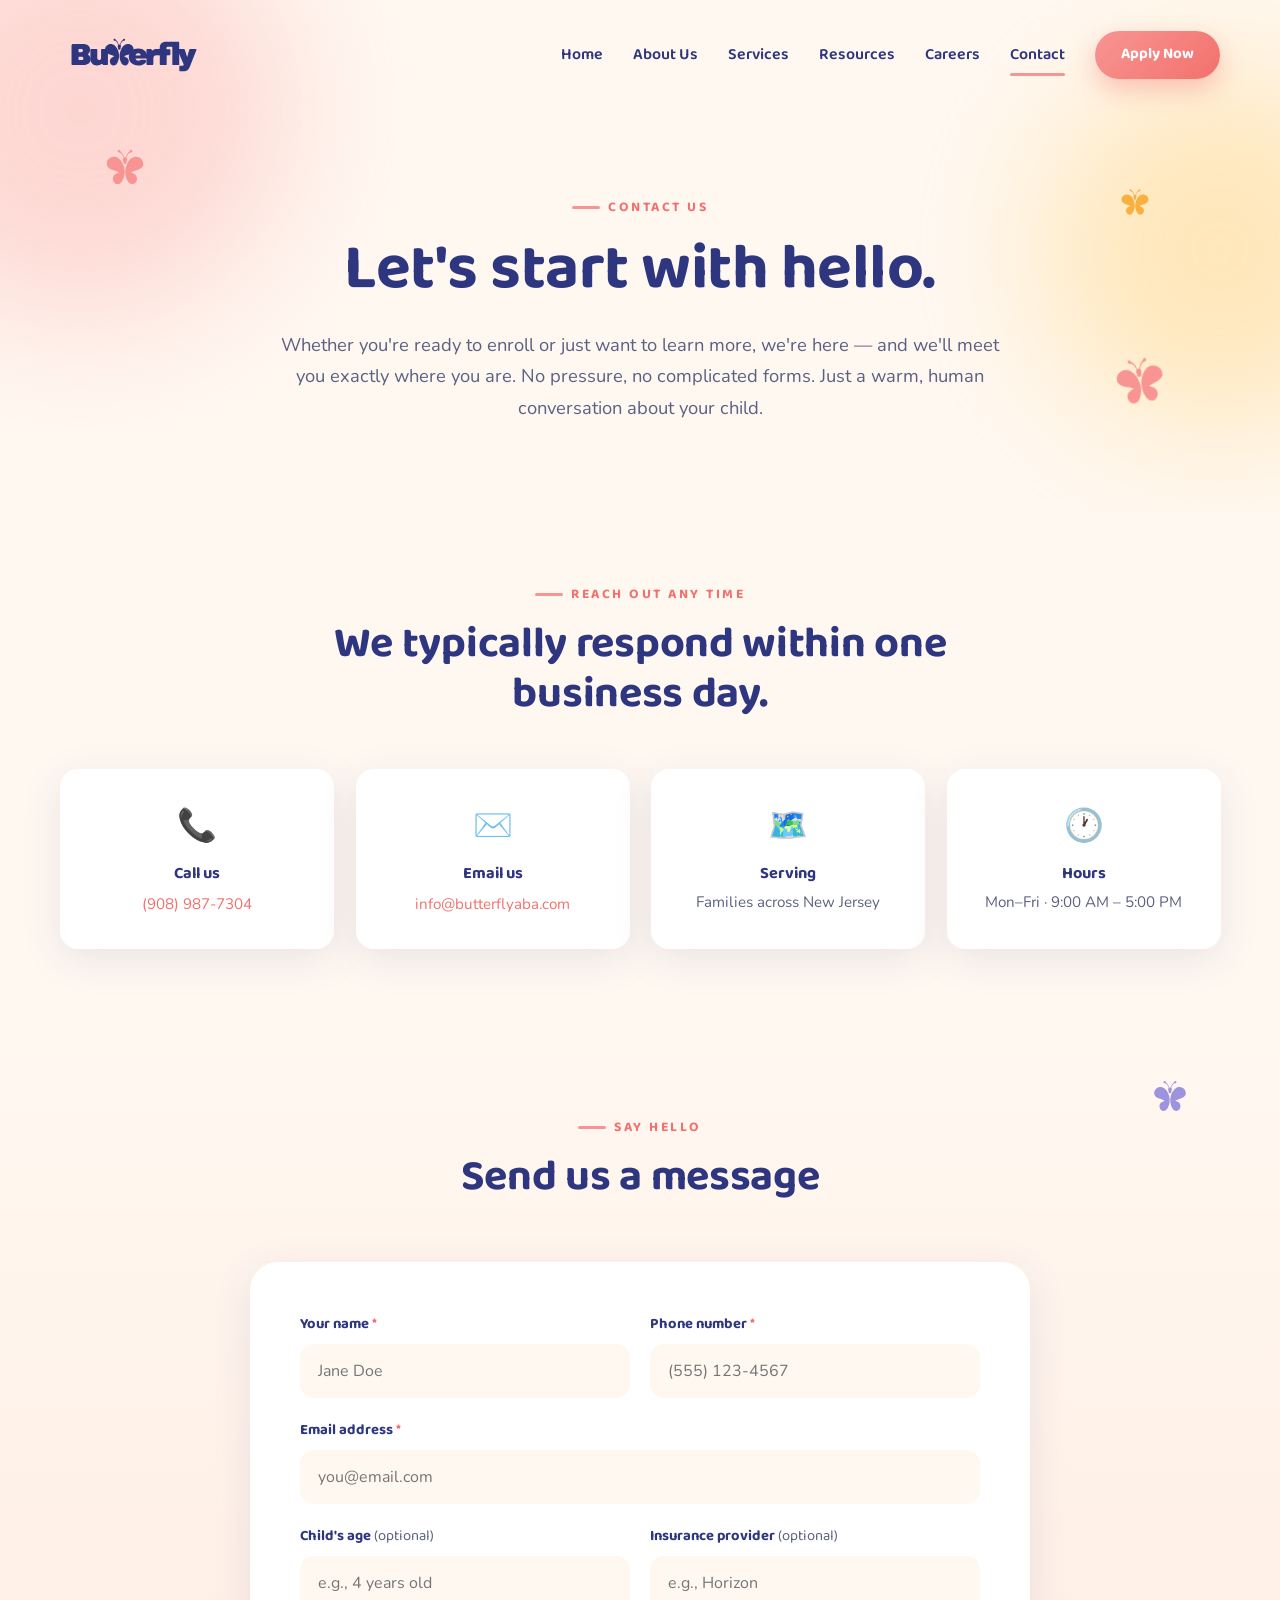
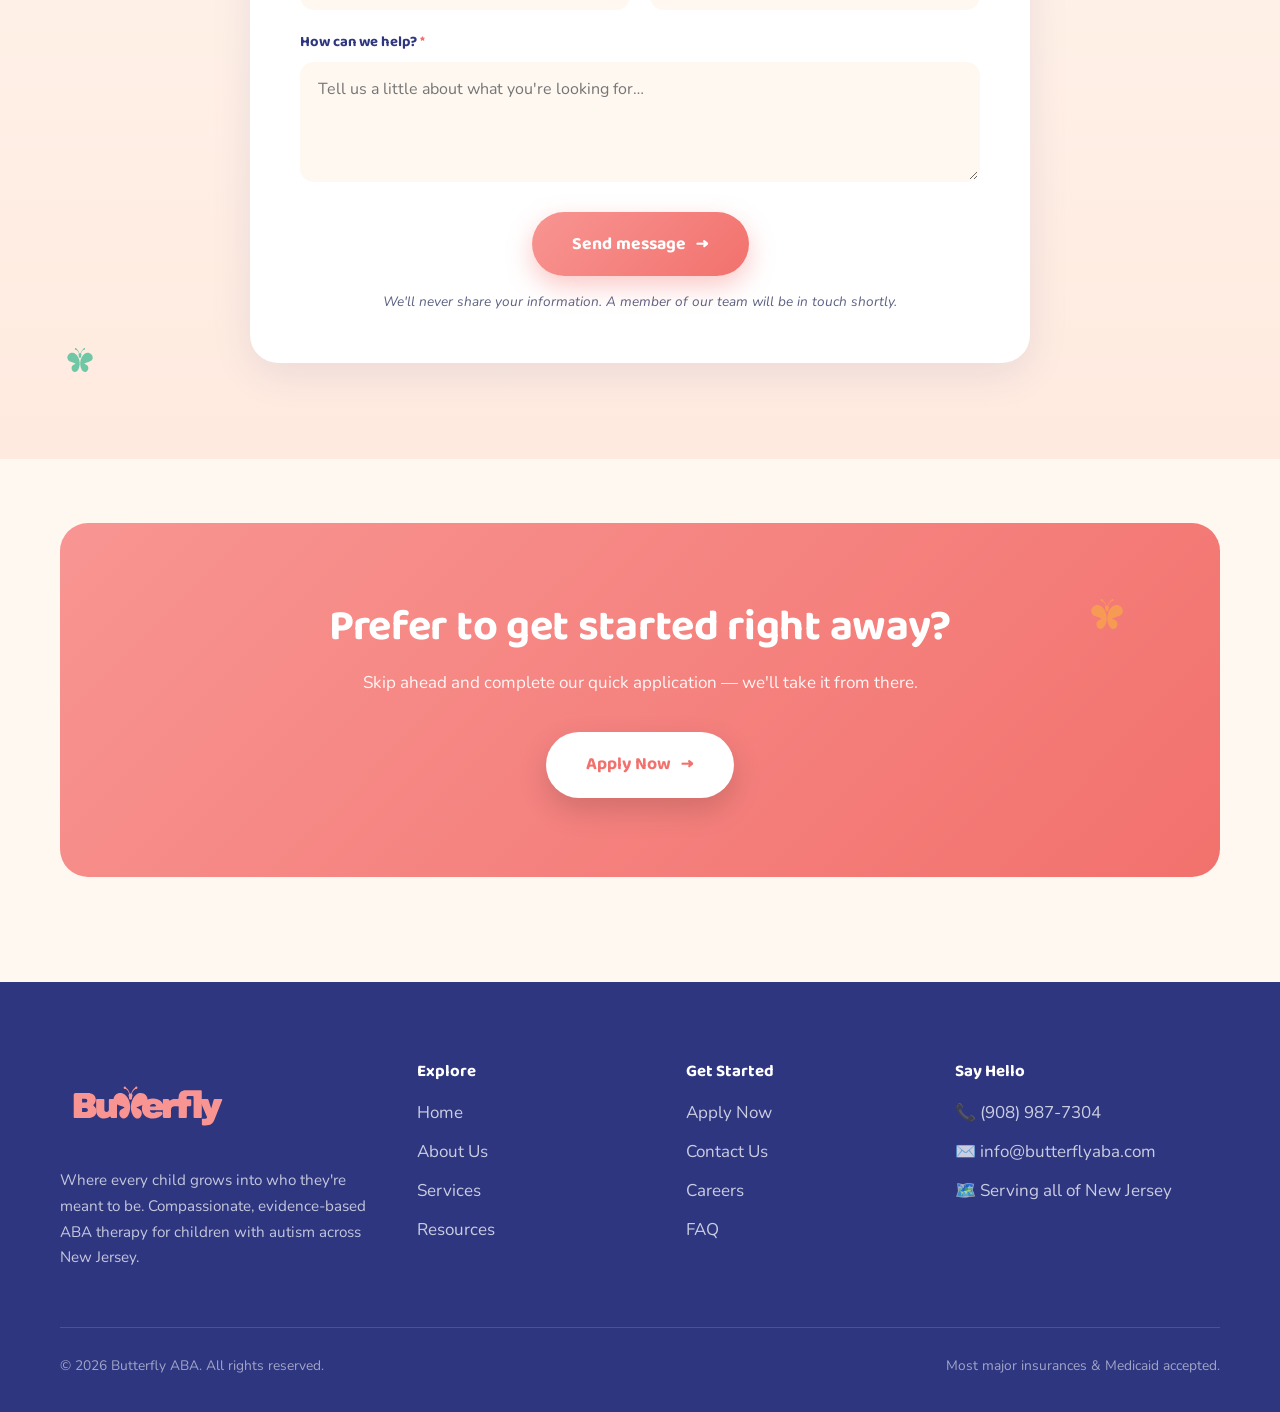
<file: contact.html>
<!DOCTYPE html>
<html lang="en">
<head>
  <meta charset="UTF-8">
  <meta name="viewport" content="width=device-width, initial-scale=1.0">
  <title>Contact Butterfly ABA | ABA Therapy in New Jersey</title>
  <meta name="description" content="Get in touch with Butterfly ABA. Call (908) 987-7304 or reach out online to start ABA therapy for your child in New Jersey. We're here to help.">
  <link rel="icon" type="image/svg+xml" href="assets/icon-navy.svg">
  <link rel="preconnect" href="https://fonts.googleapis.com">
  <link rel="preconnect" href="https://fonts.gstatic.com" crossorigin>
  <link href="https://fonts.googleapis.com/css2?family=Baloo+2:wght@500;600;700;800&family=Nunito:ital,wght@0,400;0,600;0,700;1,400&display=swap" rel="stylesheet">
  <link rel="stylesheet" href="css/style.css">
</head>
<body>

  <header class="site-header">
    <div class="container header-inner">
      <a href="index.html" class="logo-link"><img src="assets/logo-navy.svg" alt="Butterfly ABA logo"></a>
      <button class="nav-toggle" aria-label="Open menu"><span></span><span></span><span></span></button>
      <nav class="main-nav">
        <a class="nav-link" href="index.html">Home</a>
        <a class="nav-link" href="about.html">About Us</a>
        <a class="nav-link" href="services.html">Services</a>
        <a class="nav-link" href="resources.html">Resources</a>
        <a class="nav-link" href="careers.html">Careers</a>
        <a class="nav-link" href="contact.html">Contact</a>
        <a class="btn btn-primary" href="apply.html">Apply Now</a>
      </nav>
    </div>
  </header>

  <!-- HERO -->
  <section class="page-hero">
    <div class="blob blob-coral" style="width:420px;height:420px;top:-100px;left:-130px;"></div>
    <div class="blob blob-butter" style="width:360px;height:360px;top:70px;right:-120px;"></div>
    <div class="bfly bfly-drift" data-color="coral" style="width:46px;height:46px;top:28%;left:8%;"></div>
    <div class="bfly bfly-drift" data-color="butter" style="width:34px;height:34px;top:36%;right:10%;"></div>
    <div class="container stagger">
      <span class="kicker reveal">Contact Us</span>
      <h1 class="reveal">Let's start with hello.</h1>
      <p class="lead reveal">Whether you're ready to enroll or just want to learn more, we're here — and we'll meet you exactly where you are. No pressure, no complicated forms. Just a warm, human conversation about your child.</p>
    </div>
  </section>

  <!-- CONTACT DETAILS -->
  <section class="section-tight">
    <div class="container">
      <div class="center stagger">
        <span class="kicker reveal">Reach out any time</span>
        <h2 class="reveal">We typically respond within one business day.</h2>
      </div>
      <div class="contact-cards stagger">
        <div class="contact-card reveal">
          <div class="emoji">📞</div>
          <h3>Call us</h3>
          <a href="tel:+19089877304">(908) 987-7304</a>
        </div>
        <div class="contact-card reveal">
          <div class="emoji">✉️</div>
          <h3>Email us</h3>
          <a href="mailto:info@butterflyaba.com">info@butterflyaba.com</a>
        </div>
        <div class="contact-card reveal">
          <div class="emoji">🗺️</div>
          <h3>Serving</h3>
          <p>Families across New Jersey</p>
        </div>
        <div class="contact-card reveal">
          <div class="emoji">🕐</div>
          <h3>Hours</h3>
          <p>Mon–Fri · 9:00 AM – 5:00 PM</p>
        </div>
      </div>
    </div>
  </section>

  <!-- CONTACT FORM -->
  <section style="background:linear-gradient(180deg, var(--cream) 0%, var(--peach) 100%);">
    <div class="bfly bfly-drift" data-color="lilac" style="width:40px;height:40px;top:6%;right:7%;"></div>
    <div class="bfly bfly-drift" data-color="mint" style="width:32px;height:32px;bottom:8%;left:5%;"></div>
    <div class="container">
      <div class="center stagger">
        <span class="kicker reveal">Say hello</span>
        <h2 class="reveal">Send us a message</h2>
      </div>
      <div class="form-card mt-60 reveal reveal-pop">
        <form class="form-grid" data-demo novalidate>
          <div class="field">
            <label>Your name <span class="req">*</span></label>
            <input type="text" name="name" required placeholder="Jane Doe">
          </div>
          <div class="field">
            <label>Phone number <span class="req">*</span></label>
            <input type="tel" name="phone" required placeholder="(555) 123-4567">
          </div>
          <div class="field full">
            <label>Email address <span class="req">*</span></label>
            <input type="email" name="email" required placeholder="you@email.com">
          </div>
          <div class="field">
            <label>Child's age <span style="font-weight:400;color:var(--ink-soft);">(optional)</span></label>
            <input type="text" name="child_age" placeholder="e.g., 4 years old">
          </div>
          <div class="field">
            <label>Insurance provider <span style="font-weight:400;color:var(--ink-soft);">(optional)</span></label>
            <input type="text" name="insurance" placeholder="e.g., Horizon">
          </div>
          <div class="field full">
            <label>How can we help? <span class="req">*</span></label>
            <textarea name="message" required placeholder="Tell us a little about what you're looking for…"></textarea>
          </div>
          <div class="full center">
            <button class="btn btn-primary btn-lg" type="submit">Send message <span class="arrow">→</span></button>
            <p class="microcopy">We'll never share your information. A member of our team will be in touch shortly.</p>
          </div>
        </form>
        <div class="form-success">
          <div class="party">🦋</div>
          <h3>Message sent — thank you!</h3>
          <p>A member of our team will be in touch shortly. We can't wait to say hello.</p>
        </div>
      </div>
    </div>
  </section>

  <!-- CTA -->
  <section class="section-tight">
    <div class="container">
      <div class="cta-band reveal reveal-pop">
        <div class="bfly bfly-drift" data-color="butter" style="width:40px;height:40px;top:20%;right:8%;opacity:0.6;"></div>
        <h2>Prefer to get started right away?</h2>
        <p>Skip ahead and complete our quick application — we'll take it from there.</p>
        <a class="btn btn-white btn-lg" href="apply.html">Apply Now <span class="arrow">→</span></a>
      </div>
    </div>
  </section>

  <footer class="site-footer">
    <div class="container">
      <div class="footer-grid">
        <div class="f-logo">
          <img src="assets/logo-coral.svg" alt="Butterfly ABA logo">
          <p>Where every child grows into who they're meant to be. Compassionate, evidence-based ABA therapy for children with autism across New Jersey.</p>
        </div>
        <div>
          <h4>Explore</h4>
          <ul>
            <li><a href="index.html">Home</a></li>
            <li><a href="about.html">About Us</a></li>
            <li><a href="services.html">Services</a></li>
            <li><a href="resources.html">Resources</a></li>
          </ul>
        </div>
        <div>
          <h4>Get Started</h4>
          <ul>
            <li><a href="apply.html">Apply Now</a></li>
            <li><a href="contact.html">Contact Us</a></li>
            <li><a href="careers.html">Careers</a></li>
            <li><a href="resources.html#faq">FAQ</a></li>
          </ul>
        </div>
        <div>
          <h4>Say Hello</h4>
          <ul>
            <li><a href="tel:+19089877304">📞 (908) 987-7304</a></li>
            <li><a href="mailto:info@butterflyaba.com">✉️ info@butterflyaba.com</a></li>
            <li><span style="color:rgba(255,255,255,0.75);">🗺️ Serving all of New Jersey</span></li>
          </ul>
        </div>
      </div>
      <div class="footer-bottom">
        <span>© 2026 Butterfly ABA. All rights reserved.</span>
        <span>Most major insurances &amp; Medicaid accepted.</span>
      </div>
    </div>
  </footer>

  <script src="js/main.js"></script>
</body>
</html>
</file>
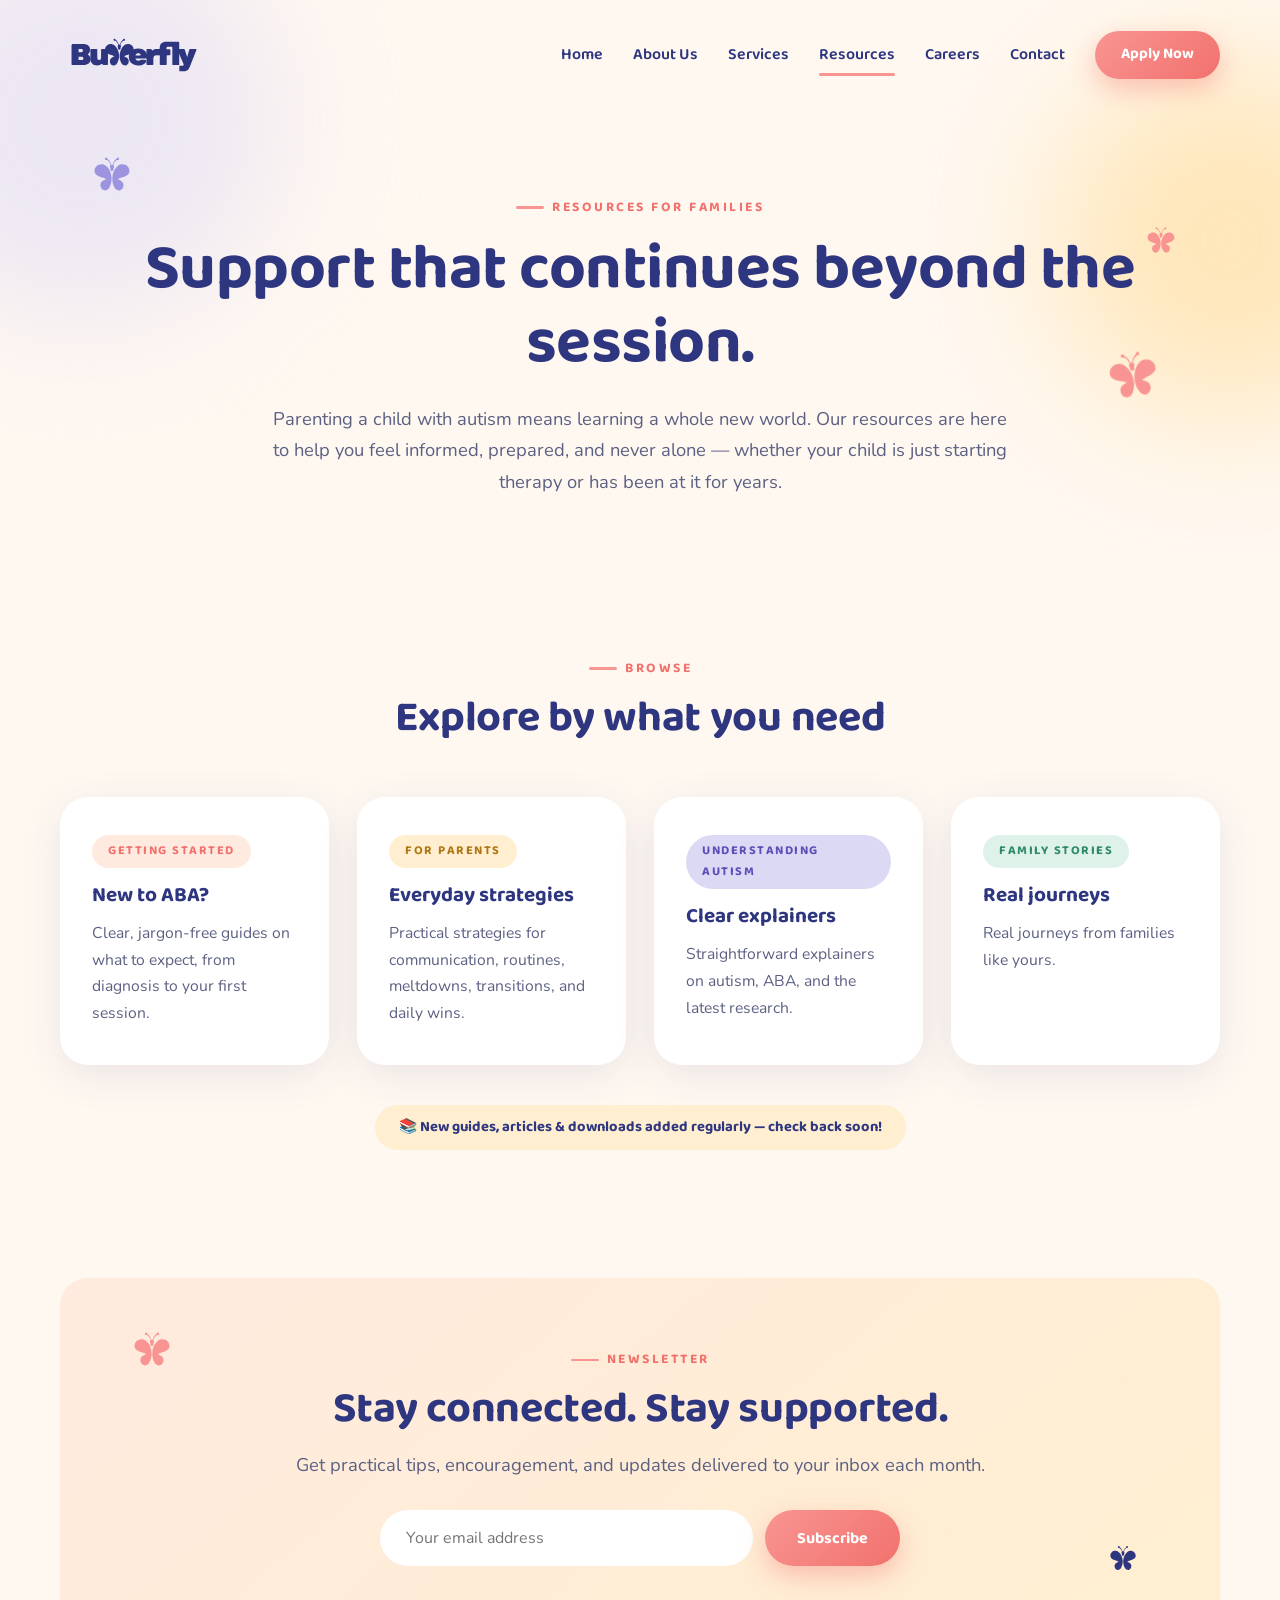
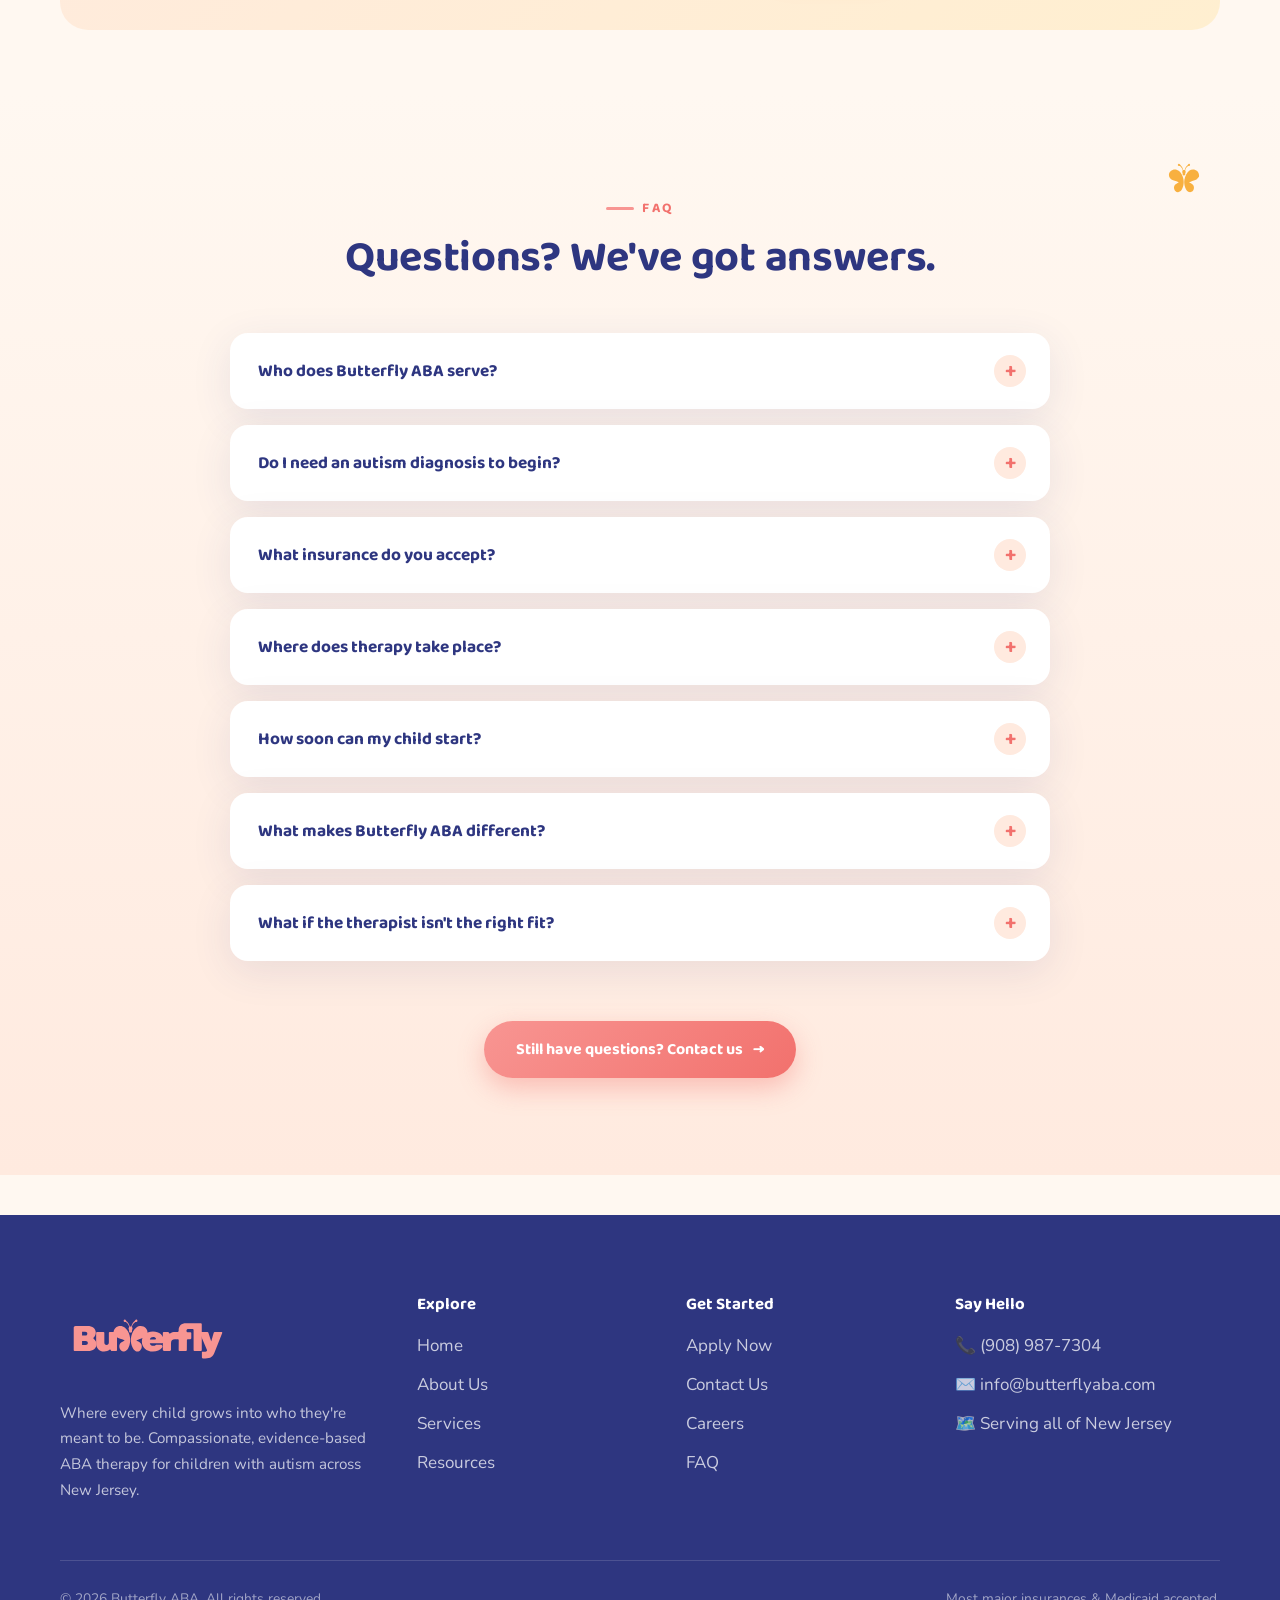
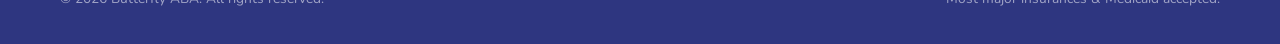
<file: resources.html>
<!DOCTYPE html>
<html lang="en">
<head>
  <meta charset="UTF-8">
  <meta name="viewport" content="width=device-width, initial-scale=1.0">
  <title>Autism &amp; ABA Resources for Families | Butterfly ABA</title>
  <meta name="description" content="Helpful guides, FAQs, and tips for families navigating autism and ABA therapy. Support that continues beyond the session — from the Butterfly ABA team.">
  <link rel="icon" type="image/svg+xml" href="assets/icon-navy.svg">
  <link rel="preconnect" href="https://fonts.googleapis.com">
  <link rel="preconnect" href="https://fonts.gstatic.com" crossorigin>
  <link href="https://fonts.googleapis.com/css2?family=Baloo+2:wght@500;600;700;800&family=Nunito:ital,wght@0,400;0,600;0,700;1,400&display=swap" rel="stylesheet">
  <link rel="stylesheet" href="css/style.css">
</head>
<body>

  <header class="site-header">
    <div class="container header-inner">
      <a href="index.html" class="logo-link"><img src="assets/logo-navy.svg" alt="Butterfly ABA logo"></a>
      <button class="nav-toggle" aria-label="Open menu"><span></span><span></span><span></span></button>
      <nav class="main-nav">
        <a class="nav-link" href="index.html">Home</a>
        <a class="nav-link" href="about.html">About Us</a>
        <a class="nav-link" href="services.html">Services</a>
        <a class="nav-link" href="resources.html">Resources</a>
        <a class="nav-link" href="careers.html">Careers</a>
        <a class="nav-link" href="contact.html">Contact</a>
        <a class="btn btn-primary" href="apply.html">Apply Now</a>
      </nav>
    </div>
  </header>

  <!-- HERO -->
  <section class="page-hero">
    <div class="blob blob-lilac" style="width:400px;height:400px;top:-80px;left:-120px;"></div>
    <div class="blob blob-butter" style="width:360px;height:360px;top:60px;right:-130px;"></div>
    <div class="bfly bfly-drift" data-color="lilac" style="width:44px;height:44px;top:26%;left:7%;"></div>
    <div class="bfly bfly-drift" data-color="coral" style="width:34px;height:34px;top:38%;right:8%;"></div>
    <div class="container stagger">
      <span class="kicker reveal">Resources for Families</span>
      <h1 class="reveal">Support that continues beyond the session.</h1>
      <p class="lead reveal">Parenting a child with autism means learning a whole new world. Our resources are here to help you feel informed, prepared, and never alone — whether your child is just starting therapy or has been at it for years.</p>
    </div>
  </section>

  <!-- RESOURCE CATEGORIES -->
  <section class="section-tight">
    <div class="container">
      <div class="center stagger">
        <span class="kicker reveal">Browse</span>
        <h2 class="reveal">Explore by what you need</h2>
      </div>
      <div class="card-grid grid-4 stagger">
        <div class="card reveal">
          <span class="resource-tag tag-coral">Getting Started</span>
          <h3>New to ABA?</h3>
          <p>Clear, jargon-free guides on what to expect, from diagnosis to your first session.</p>
        </div>
        <div class="card reveal">
          <span class="resource-tag tag-butter">For Parents</span>
          <h3>Everyday strategies</h3>
          <p>Practical strategies for communication, routines, meltdowns, transitions, and daily wins.</p>
        </div>
        <div class="card reveal">
          <span class="resource-tag tag-lilac">Understanding Autism</span>
          <h3>Clear explainers</h3>
          <p>Straightforward explainers on autism, ABA, and the latest research.</p>
        </div>
        <div class="card reveal">
          <span class="resource-tag tag-mint">Family Stories</span>
          <h3>Real journeys</h3>
          <p>Real journeys from families like yours.</p>
        </div>
      </div>
      <div class="center mt-40 reveal"><span class="pill-note">📚 New guides, articles &amp; downloads added regularly — check back soon!</span></div>
    </div>
  </section>

  <!-- NEWSLETTER -->
  <section class="section-tight">
    <div class="container">
      <div class="newsletter-band reveal reveal-pop">
        <div class="bfly bfly-drift" data-color="coral" style="width:44px;height:44px;top:14%;left:6%;"></div>
        <div class="bfly bfly-drift" data-color="navy" style="width:32px;height:32px;bottom:16%;right:7%;"></div>
        <span class="kicker">Newsletter</span>
        <h2>Stay connected. Stay supported.</h2>
        <p class="lead" style="margin-top:14px;">Get practical tips, encouragement, and updates delivered to your inbox each month.</p>
        <div>
          <form class="newsletter-form" data-demo>
            <input type="email" placeholder="Your email address" required aria-label="Email address">
            <button class="btn btn-primary" type="submit">Subscribe</button>
          </form>
          <div class="form-success">
            <div class="party">🦋</div>
            <h3>You're in!</h3>
            <p>Watch your inbox for warm, practical support each month.</p>
          </div>
        </div>
      </div>
    </div>
  </section>

  <!-- FAQ -->
  <section id="faq" style="background:linear-gradient(180deg, var(--cream) 0%, var(--peach) 100%);">
    <div class="bfly bfly-drift" data-color="butter" style="width:38px;height:38px;top:6%;right:6%;"></div>
    <div class="container">
      <div class="center stagger">
        <span class="kicker reveal">FAQ</span>
        <h2 class="reveal">Questions? We've got answers.</h2>
      </div>
      <div class="faq-list stagger">
        <div class="faq-item reveal">
          <button class="faq-q">Who does Butterfly ABA serve?</button>
          <div class="faq-a"><p>We provide ABA therapy for children diagnosed with autism, ages 2–21, across New Jersey.</p></div>
        </div>
        <div class="faq-item reveal">
          <button class="faq-q">Do I need an autism diagnosis to begin?</button>
          <div class="faq-a"><p>Yes. ABA services require a formal autism diagnosis from a qualified healthcare provider. If you're unsure where to start, reach out — we're happy to point you in the right direction.</p></div>
        </div>
        <div class="faq-item reveal">
          <button class="faq-q">What insurance do you accept?</button>
          <div class="faq-a"><p>We accept most major insurances and Medicaid plans, including UnitedHealthcare, Cigna, Aetna, Fidelis, Amerigroup, Wellpoint, and Horizon. Coverage varies by plan, so we'll verify your eligibility and handle the paperwork for you.</p></div>
        </div>
        <div class="faq-item reveal">
          <button class="faq-q">Where does therapy take place?</button>
          <div class="faq-a"><p>Wherever your child learns best — at home, in our center, or at school. We meet your child where they're most comfortable.</p></div>
        </div>
        <div class="faq-item reveal">
          <button class="faq-q">How soon can my child start?</button>
          <div class="faq-a"><p>Once eligibility is confirmed and a treatment plan is approved, therapy typically begins within a few weeks. We move as quickly as we responsibly can.</p></div>
        </div>
        <div class="faq-item reveal">
          <button class="faq-q">What makes Butterfly ABA different?</button>
          <div class="faq-a"><p>Expert, evidence-based care delivered with real warmth — plus a team that handles the hard logistics so you can focus on your child.</p></div>
        </div>
        <div class="faq-item reveal">
          <button class="faq-q">What if the therapist isn't the right fit?</button>
          <div class="faq-a"><p>The bond between your child and their therapist matters. If it's not clicking, tell us — we'll listen and adjust until it's right.</p></div>
        </div>
      </div>
      <div class="center mt-60 reveal"><a class="btn btn-primary" href="contact.html">Still have questions? Contact us <span class="arrow">→</span></a></div>
    </div>
  </section>

  <footer class="site-footer">
    <div class="container">
      <div class="footer-grid">
        <div class="f-logo">
          <img src="assets/logo-coral.svg" alt="Butterfly ABA logo">
          <p>Where every child grows into who they're meant to be. Compassionate, evidence-based ABA therapy for children with autism across New Jersey.</p>
        </div>
        <div>
          <h4>Explore</h4>
          <ul>
            <li><a href="index.html">Home</a></li>
            <li><a href="about.html">About Us</a></li>
            <li><a href="services.html">Services</a></li>
            <li><a href="resources.html">Resources</a></li>
          </ul>
        </div>
        <div>
          <h4>Get Started</h4>
          <ul>
            <li><a href="apply.html">Apply Now</a></li>
            <li><a href="contact.html">Contact Us</a></li>
            <li><a href="careers.html">Careers</a></li>
            <li><a href="resources.html#faq">FAQ</a></li>
          </ul>
        </div>
        <div>
          <h4>Say Hello</h4>
          <ul>
            <li><a href="tel:+19089877304">📞 (908) 987-7304</a></li>
            <li><a href="mailto:info@butterflyaba.com">✉️ info@butterflyaba.com</a></li>
            <li><span style="color:rgba(255,255,255,0.75);">🗺️ Serving all of New Jersey</span></li>
          </ul>
        </div>
      </div>
      <div class="footer-bottom">
        <span>© 2026 Butterfly ABA. All rights reserved.</span>
        <span>Most major insurances &amp; Medicaid accepted.</span>
      </div>
    </div>
  </footer>

  <script src="js/main.js"></script>
</body>
</html>
</file>
<file: css/style.css>
/* ============================================================
   Butterfly ABA — Design System
   Warm, playful, professional. Navy #2e3680 · Coral #f89592
   ============================================================ */

:root {
  --navy: #2e3680;
  --navy-deep: #222867;
  --navy-soft: #4a52a3;
  --coral: #f89592;
  --coral-deep: #f2716d;
  --coral-soft: #fcbcba;
  --cream: #fff8f1;
  --peach: #ffeadf;
  --butter: #ffd98e;
  --butter-soft: #ffefd0;
  --mint: #bfe6d8;
  --lilac: #dcd9f5;
  --ink: #33395f;
  --ink-soft: #5c6183;
  --white: #ffffff;
  --radius-lg: 28px;
  --radius-md: 18px;
  --radius-sm: 12px;
  --shadow-soft: 0 10px 40px rgba(46, 54, 128, 0.10);
  --shadow-lift: 0 18px 50px rgba(46, 54, 128, 0.16);
  --font-display: "Baloo 2", "Nunito", sans-serif;
  --font-body: "Nunito", sans-serif;
  --ease-spring: cubic-bezier(0.34, 1.56, 0.64, 1);
  --ease-smooth: cubic-bezier(0.22, 1, 0.36, 1);
}

* { margin: 0; padding: 0; box-sizing: border-box; }

html { scroll-behavior: smooth; overflow-x: hidden; }

body {
  font-family: var(--font-body);
  color: var(--ink);
  background: var(--cream);
  font-size: 17px;
  line-height: 1.7;
  overflow-x: hidden;
  -webkit-font-smoothing: antialiased;
}

img, svg { max-width: 100%; display: block; }

h1, h2, h3, h4 {
  font-family: var(--font-display);
  color: var(--navy);
  line-height: 1.15;
  font-weight: 700;
}

h1 { font-size: clamp(2.4rem, 5.2vw, 4rem); letter-spacing: -0.5px; }
h2 { font-size: clamp(1.9rem, 3.6vw, 2.7rem); letter-spacing: -0.3px; }
h3 { font-size: 1.3rem; }

p { color: var(--ink-soft); }

a { color: var(--coral-deep); text-decoration: none; }

.container { width: min(1160px, 92%); margin: 0 auto; }

section { position: relative; padding: 96px 0; }

.section-tight { padding: 64px 0; }

.kicker {
  display: inline-flex;
  align-items: center;
  gap: 8px;
  font-family: var(--font-display);
  font-weight: 700;
  font-size: 0.85rem;
  letter-spacing: 2.5px;
  text-transform: uppercase;
  color: var(--coral-deep);
  margin-bottom: 14px;
}
.kicker::before {
  content: "";
  width: 28px; height: 2.5px;
  border-radius: 2px;
  background: var(--coral);
}

.lead { font-size: 1.15rem; }

/* ---------- Buttons ---------- */
.btn {
  display: inline-flex;
  align-items: center;
  gap: 10px;
  font-family: var(--font-display);
  font-weight: 700;
  font-size: 1rem;
  padding: 15px 32px;
  border-radius: 999px;
  border: none;
  cursor: pointer;
  transition: transform 0.35s var(--ease-spring), box-shadow 0.35s ease, background 0.3s ease;
  will-change: transform;
}
.btn-primary {
  background: linear-gradient(135deg, var(--coral) 0%, var(--coral-deep) 100%);
  color: #fff;
  box-shadow: 0 10px 26px rgba(242, 113, 109, 0.38);
}
.btn-primary:hover { transform: translateY(-4px) scale(1.03); box-shadow: 0 16px 34px rgba(242, 113, 109, 0.45); }
.btn-secondary {
  background: var(--white);
  color: var(--navy);
  box-shadow: inset 0 0 0 2.5px var(--navy);
}
.btn-secondary:hover { transform: translateY(-4px) scale(1.03); background: var(--navy); color: #fff; }
.btn-ghost {
  background: transparent;
  color: var(--navy);
  box-shadow: inset 0 0 0 2px rgba(46,54,128,0.25);
}
.btn-ghost:hover { transform: translateY(-3px); box-shadow: inset 0 0 0 2px var(--navy); }
.btn-lg { padding: 18px 40px; font-size: 1.1rem; }
.btn .arrow { transition: transform 0.3s var(--ease-spring); }
.btn:hover .arrow { transform: translateX(5px); }

/* ---------- Header ---------- */
.site-header {
  position: fixed;
  inset: 0 0 auto 0;
  z-index: 100;
  transition: background 0.4s ease, box-shadow 0.4s ease, padding 0.4s ease;
  padding: 18px 0;
}
.site-header::before {
  /* blur layer lives on a pseudo-element: backdrop-filter on the header itself
     would trap the fixed-position mobile menu inside the header box */
  content: "";
  position: absolute;
  inset: 0;
  z-index: -1;
  background: transparent;
  transition: background 0.4s ease, backdrop-filter 0.4s ease;
}
.site-header.scrolled {
  box-shadow: 0 6px 30px rgba(46, 54, 128, 0.08);
  padding: 10px 0;
}
.site-header.scrolled::before {
  background: rgba(255, 248, 241, 0.88);
  backdrop-filter: blur(14px);
  -webkit-backdrop-filter: blur(14px);
}
.header-inner { display: flex; align-items: center; justify-content: space-between; }
.logo-link { display: flex; align-items: center; }
.logo-link img { height: 74px; width: auto; transition: height 0.4s ease; }
.site-header.scrolled .logo-link img { height: 58px; }

.main-nav { display: flex; align-items: center; gap: 30px; }
.main-nav a.nav-link {
  font-family: var(--font-display);
  font-weight: 600;
  font-size: 1rem;
  color: var(--navy);
  position: relative;
  padding: 4px 0;
}
.main-nav a.nav-link::after {
  content: "";
  position: absolute;
  left: 0; bottom: -3px;
  height: 3px; width: 0%;
  border-radius: 3px;
  background: var(--coral);
  transition: width 0.35s var(--ease-smooth);
}
.main-nav a.nav-link:hover::after,
.main-nav a.nav-link.active::after { width: 100%; }
.main-nav .btn { padding: 11px 26px; font-size: 0.95rem; }

.nav-toggle {
  display: none;
  background: none; border: none; cursor: pointer;
  width: 44px; height: 44px;
  position: relative;
  z-index: 110;
}
.nav-toggle span {
  display: block;
  width: 26px; height: 3px;
  border-radius: 3px;
  background: var(--navy);
  margin: 5px auto;
  transition: transform 0.35s var(--ease-spring), opacity 0.3s;
}
.nav-toggle.open span:nth-child(1) { transform: translateY(8px) rotate(45deg); }
.nav-toggle.open span:nth-child(2) { opacity: 0; }
.nav-toggle.open span:nth-child(3) { transform: translateY(-8px) rotate(-45deg); }

@media (max-width: 920px) {
  .nav-toggle { display: block; }
  .main-nav {
    position: fixed;
    inset: 0;
    background: var(--cream);
    flex-direction: column;
    justify-content: center;
    gap: 26px;
    transform: translateY(-102%);
    transition: transform 0.5s var(--ease-smooth);
    z-index: 105;
  }
  .main-nav.open { transform: translateY(0); }
  .main-nav a.nav-link { font-size: 1.5rem; }
}

/* ---------- Hero ---------- */
.hero {
  min-height: 92vh;
  display: flex;
  align-items: center;
  padding: 170px 0 110px;
  overflow: hidden;
}
.hero-grid {
  display: grid;
  grid-template-columns: 1.05fr 0.95fr;
  gap: 60px;
  align-items: center;
}
.hero-copy .sub {
  font-family: var(--font-display);
  font-weight: 600;
  font-size: 1.25rem;
  color: var(--coral-deep);
  margin: 18px 0 14px;
}
.hero-copy p.body { margin-bottom: 32px; max-width: 54ch; }
.hero-ctas { display: flex; gap: 16px; flex-wrap: wrap; }

.hero-art { position: relative; }
.hero-card {
  position: relative;
  border-radius: var(--radius-lg);
  overflow: hidden;
  box-shadow: var(--shadow-lift);
  aspect-ratio: 4 / 4.4;
  background: linear-gradient(160deg, var(--peach) 0%, var(--butter-soft) 55%, var(--lilac) 100%);
  display: flex;
  align-items: center;
  justify-content: center;
}
.hero-card .big-icon { width: 55%; opacity: 0.9; animation: gentle-float 6s ease-in-out infinite; }

.float-chip {
  position: absolute;
  background: var(--white);
  border-radius: 18px;
  box-shadow: var(--shadow-soft);
  padding: 14px 20px;
  display: flex;
  align-items: center;
  gap: 12px;
  font-family: var(--font-display);
  font-weight: 700;
  color: var(--navy);
  font-size: 0.95rem;
  animation: gentle-float 5s ease-in-out infinite;
}
.float-chip .dot {
  width: 38px; height: 38px;
  border-radius: 50%;
  display: flex; align-items: center; justify-content: center;
  font-size: 1.1rem;
  flex-shrink: 0;
}
.chip-1 { top: 8%; left: -7%; animation-delay: 0.4s; }
.chip-2 { bottom: 16%; right: -6%; animation-delay: 1.2s; }
.chip-3 { bottom: -5%; left: 10%; animation-delay: 2s; }

@keyframes gentle-float {
  0%, 100% { transform: translateY(0); }
  50% { transform: translateY(-14px); }
}

@media (max-width: 920px) {
  .hero { padding-top: 140px; min-height: auto; }
  .hero-grid { grid-template-columns: 1fr; gap: 48px; }
  .float-chip { position: static; margin: 10px 8px 0 0; display: inline-flex; animation: none; }
  .hero-card { aspect-ratio: 4/3; }
}

/* ---------- Decorative blobs ---------- */
.blob {
  position: absolute;
  border-radius: 50%;
  filter: blur(70px);
  opacity: 0.55;
  pointer-events: none;
  z-index: -1;
}
.blob-coral { background: var(--coral-soft); }
.blob-butter { background: var(--butter); }
.blob-lilac { background: var(--lilac); }
.blob-mint { background: var(--mint); }

/* ---------- Trust strip / marquee ---------- */
.trust-strip {
  background: var(--navy);
  padding: 16px 0;
  overflow: hidden;
}
.marquee { display: flex; overflow: hidden; user-select: none; }
.marquee-track {
  display: flex;
  flex-shrink: 0;
  gap: 56px;
  padding-right: 56px;
  align-items: center;
  animation: marquee 28s linear infinite;
}
@keyframes marquee { to { transform: translateX(-100%); } }
.marquee-track span {
  font-family: var(--font-display);
  font-weight: 600;
  color: #fff;
  white-space: nowrap;
  display: flex; align-items: center; gap: 14px;
  font-size: 1rem;
}
.marquee-track span::before { content: "✿"; color: var(--coral); font-size: 1.05rem; }

/* ---------- Cards ---------- */
.card-grid { display: grid; gap: 28px; margin-top: 54px; }
.grid-2 { grid-template-columns: repeat(2, 1fr); }
.grid-3 { grid-template-columns: repeat(3, 1fr); }
.grid-4 { grid-template-columns: repeat(4, 1fr); }
@media (max-width: 920px) { .grid-3, .grid-4 { grid-template-columns: repeat(2, 1fr); } }
@media (max-width: 640px) { .grid-2, .grid-3, .grid-4 { grid-template-columns: 1fr; } }

.card {
  background: var(--white);
  border-radius: var(--radius-lg);
  padding: 38px 32px;
  box-shadow: var(--shadow-soft);
  transition: transform 0.45s var(--ease-spring), box-shadow 0.45s ease;
  position: relative;
  overflow: hidden;
}
.card:hover { transform: translateY(-10px); box-shadow: var(--shadow-lift); }
.card::after {
  content: "";
  position: absolute;
  top: 0; left: 0; right: 0;
  height: 6px;
  background: linear-gradient(90deg, var(--coral), var(--butter));
  transform: scaleX(0);
  transform-origin: left;
  transition: transform 0.5s var(--ease-smooth);
}
.card:hover::after { transform: scaleX(1); }

.card .icon-bubble {
  width: 62px; height: 62px;
  border-radius: 20px;
  display: flex; align-items: center; justify-content: center;
  font-size: 1.7rem;
  margin-bottom: 22px;
  transition: transform 0.45s var(--ease-spring);
}
.card:hover .icon-bubble { transform: rotate(-8deg) scale(1.12); }
.bubble-coral { background: var(--peach); }
.bubble-butter { background: var(--butter-soft); }
.bubble-lilac { background: var(--lilac); }
.bubble-mint { background: #dff2ea; }

.card h3 { margin-bottom: 12px; }
.card p { font-size: 0.98rem; }

/* ---------- Split sections ---------- */
.split {
  display: grid;
  grid-template-columns: 1fr 1fr;
  gap: 70px;
  align-items: center;
}
.split.reverse > .split-art { order: 2; }
@media (max-width: 920px) {
  .split { grid-template-columns: 1fr; gap: 44px; }
  .split.reverse > .split-art { order: 0; }
}
.split-art .art-frame {
  border-radius: var(--radius-lg);
  aspect-ratio: 5/4;
  box-shadow: var(--shadow-soft);
  display: flex; align-items: center; justify-content: center;
  overflow: hidden;
  position: relative;
}
.split-art .art-frame .big-icon { width: 42%; opacity: 0.9; }
.art-frame img.photo, .hero-card img.photo {
  width: 100%; height: 100%;
  object-fit: cover;
  transition: transform 0.8s var(--ease-smooth);
}
.art-frame:hover img.photo, .hero-card:hover img.photo { transform: scale(1.06); }
.art-peach { background: linear-gradient(150deg, var(--peach), var(--butter-soft)); }
.art-lilac { background: linear-gradient(150deg, var(--lilac), var(--peach)); }
.art-mint { background: linear-gradient(150deg, #dff2ea, var(--butter-soft)); }
.split-copy h2 { margin-bottom: 20px; }
.split-copy p { margin-bottom: 18px; }

/* ---------- Steps (How it works) ---------- */
.steps { margin-top: 60px; display: grid; grid-template-columns: repeat(4, 1fr); gap: 26px; counter-reset: step; }
@media (max-width: 920px) { .steps { grid-template-columns: repeat(2, 1fr); } }
@media (max-width: 640px) { .steps { grid-template-columns: 1fr; } }
.step {
  background: var(--white);
  border-radius: var(--radius-lg);
  padding: 36px 28px 32px;
  box-shadow: var(--shadow-soft);
  position: relative;
  transition: transform 0.45s var(--ease-spring), box-shadow 0.45s ease;
}
.step:hover { transform: translateY(-8px); box-shadow: var(--shadow-lift); }
.step .num {
  font-family: var(--font-display);
  font-weight: 800;
  font-size: 1.35rem;
  color: #fff;
  width: 52px; height: 52px;
  border-radius: 50%;
  background: linear-gradient(135deg, var(--coral), var(--coral-deep));
  display: flex; align-items: center; justify-content: center;
  margin-bottom: 20px;
  box-shadow: 0 8px 20px rgba(242,113,109,0.35);
}
.step:nth-child(2) .num { background: linear-gradient(135deg, #ffce7a, #f8b03f); box-shadow: 0 8px 20px rgba(248,176,63,0.35); }
.step:nth-child(3) .num { background: linear-gradient(135deg, #9d94e0, #7a6fd0); box-shadow: 0 8px 20px rgba(122,111,208,0.35); }
.step:nth-child(4) .num { background: linear-gradient(135deg, #6fc7a5, #48ab84); box-shadow: 0 8px 20px rgba(72,171,132,0.35); }
.step h3 { font-size: 1.15rem; margin-bottom: 10px; }
.step p { font-size: 0.95rem; }

/* ---------- Checklist rows ---------- */
.feature-list { margin-top: 34px; display: grid; gap: 22px; }
.feature-row { display: flex; gap: 18px; align-items: flex-start; }
.feature-row .check {
  flex-shrink: 0;
  width: 46px; height: 46px;
  border-radius: 16px;
  background: var(--peach);
  display: flex; align-items: center; justify-content: center;
  font-size: 1.25rem;
  transition: transform 0.4s var(--ease-spring);
}
.feature-row:hover .check { transform: rotate(-10deg) scale(1.15); }
.feature-row h3 { font-size: 1.1rem; margin-bottom: 4px; }
.feature-row p { font-size: 0.97rem; }

/* ---------- Insurance ---------- */
.insurance-band {
  background: linear-gradient(140deg, var(--navy) 0%, var(--navy-deep) 100%);
  border-radius: var(--radius-lg);
  padding: 70px 60px;
  color: #fff;
  position: relative;
  overflow: hidden;
}
.insurance-band h2 { color: #fff; }
.insurance-band p { color: rgba(255,255,255,0.82); }
.insurance-band .note { font-size: 0.9rem; font-style: italic; color: rgba(255,255,255,0.65); }
.ins-logos { display: flex; flex-wrap: wrap; gap: 12px; margin: 30px 0; }
.ins-logos span {
  background: rgba(255,255,255,0.10);
  border: 1px solid rgba(255,255,255,0.18);
  padding: 10px 22px;
  border-radius: 999px;
  font-family: var(--font-display);
  font-weight: 600;
  font-size: 0.92rem;
  transition: background 0.3s, transform 0.3s var(--ease-spring);
}
.ins-logos span:hover { background: rgba(248,149,146,0.25); transform: translateY(-3px); }
.ins-logos span { position: relative; cursor: default; }
.ins-logos span:hover { z-index: 30; }
.ins-pop {
  position: absolute;
  left: 50%;
  bottom: calc(100% + 12px);
  width: 168px;
  height: 92px;
  background: #fff;
  border-radius: 18px;
  box-shadow: 0 22px 50px rgba(0, 0, 0, 0.3);
  display: flex;
  align-items: center;
  justify-content: center;
  padding: 16px;
  transform: translateX(-50%) translateY(14px) scale(0);
  transform-origin: bottom center;
  transition: transform 0.5s var(--ease-spring), opacity 0.25s ease;
  opacity: 0;
  pointer-events: none;
}
.ins-pop::after {
  content: "";
  position: absolute;
  left: 50%;
  bottom: -7px;
  width: 16px; height: 16px;
  background: #fff;
  border-radius: 3px;
  transform: translateX(-50%) rotate(45deg);
}
.ins-logos span:hover .ins-pop {
  transform: translateX(-50%) translateY(0) scale(1);
  opacity: 1;
}
.ins-pop img { max-width: 100%; max-height: 56px; object-fit: contain; }
@media (max-width: 640px) { .ins-pop { display: none; } }
@media (max-width: 640px) { .insurance-band { padding: 48px 28px; } }

/* ---------- CTA band ---------- */
.cta-band {
  background: linear-gradient(135deg, var(--coral) 0%, var(--coral-deep) 100%);
  border-radius: var(--radius-lg);
  padding: 80px 60px;
  text-align: center;
  color: #fff;
  position: relative;
  overflow: hidden;
}
.cta-band h2 { color: #fff; margin-bottom: 16px; }
.cta-band p { color: rgba(255,255,255,0.92); max-width: 62ch; margin: 0 auto 34px; }
.cta-band .btn-white {
  background: #fff; color: var(--coral-deep);
  box-shadow: 0 12px 30px rgba(0,0,0,0.15);
}
.cta-band .btn-white:hover { transform: translateY(-4px) scale(1.04); }
.cta-band .call-line { margin-top: 20px; font-family: var(--font-display); font-weight: 600; }
.cta-band .call-line a { color: #fff; text-decoration: underline; }
@media (max-width: 640px) { .cta-band { padding: 56px 26px; } }

/* ---------- FAQ ---------- */
.faq-list { max-width: 820px; margin: 50px auto 0; display: grid; gap: 16px; }
.faq-item {
  background: var(--white);
  border-radius: var(--radius-md);
  box-shadow: var(--shadow-soft);
  overflow: hidden;
}
.faq-q {
  width: 100%;
  text-align: left;
  background: none; border: none; cursor: pointer;
  font-family: var(--font-display);
  font-weight: 700;
  font-size: 1.08rem;
  color: var(--navy);
  padding: 24px 60px 24px 28px;
  position: relative;
}
.faq-q::after {
  content: "+";
  position: absolute;
  right: 24px; top: 50%;
  transform: translateY(-50%);
  width: 32px; height: 32px;
  border-radius: 50%;
  background: var(--peach);
  color: var(--coral-deep);
  font-size: 1.3rem;
  display: flex; align-items: center; justify-content: center;
  transition: transform 0.4s var(--ease-spring), background 0.3s;
}
.faq-item.open .faq-q::after { transform: translateY(-50%) rotate(45deg); background: var(--coral); color: #fff; }
.faq-a {
  max-height: 0;
  overflow: hidden;
  transition: max-height 0.5s var(--ease-smooth);
}
.faq-a p { padding: 0 28px 26px; font-size: 0.98rem; }

/* ---------- Forms ---------- */
.form-card {
  background: var(--white);
  border-radius: var(--radius-lg);
  box-shadow: var(--shadow-soft);
  padding: 50px;
  max-width: 780px;
  margin: 0 auto;
}
@media (max-width: 640px) { .form-card { padding: 32px 22px; } }
.form-grid { display: grid; grid-template-columns: 1fr 1fr; gap: 20px; }
.form-grid .full { grid-column: 1 / -1; }
@media (max-width: 640px) { .form-grid { grid-template-columns: 1fr; } }
.field label {
  display: block;
  font-family: var(--font-display);
  font-weight: 700;
  font-size: 0.92rem;
  color: var(--navy);
  margin-bottom: 7px;
}
.field label .req { color: var(--coral-deep); }
.field input, .field select, .field textarea {
  width: 100%;
  font-family: var(--font-body);
  font-size: 1rem;
  color: var(--ink);
  background: var(--cream);
  border: 2px solid transparent;
  border-radius: 14px;
  padding: 14px 16px;
  outline: none;
  transition: border-color 0.3s, background 0.3s, box-shadow 0.3s;
}
.field input:focus, .field select:focus, .field textarea:focus {
  border-color: var(--coral);
  background: #fff;
  box-shadow: 0 6px 20px rgba(248,149,146,0.18);
}
.field textarea { min-height: 120px; resize: vertical; }
.form-section-title {
  font-family: var(--font-display);
  font-weight: 800;
  color: var(--coral-deep);
  font-size: 0.85rem;
  letter-spacing: 2px;
  text-transform: uppercase;
  margin: 34px 0 16px;
  grid-column: 1 / -1;
}
.form-section-title:first-child { margin-top: 0; }
.consent-row { display: flex; gap: 12px; align-items: flex-start; font-size: 0.95rem; margin-top: 6px; }
.consent-row input { width: 20px; height: 20px; margin-top: 3px; accent-color: var(--coral-deep); }
.chk-list { display: grid; gap: 11px; }
.chk-list.cols-2 { grid-template-columns: 1fr 1fr; }
@media (max-width: 640px) { .chk-list.cols-2 { grid-template-columns: 1fr; } }
.chk-list label {
  display: flex; gap: 11px; align-items: flex-start;
  font-family: var(--font-body); font-weight: 600; font-size: 0.95rem;
  color: var(--ink); cursor: pointer;
  background: var(--cream); border-radius: 12px; padding: 11px 14px;
  border: 2px solid transparent;
  transition: border-color 0.25s, background 0.25s;
}
.chk-list label:hover { border-color: var(--coral-soft); background: #fff; }
.chk-list input { width: 19px; height: 19px; margin-top: 2px; flex-shrink: 0; accent-color: var(--coral-deep); }
.form-note {
  grid-column: 1 / -1;
  background: var(--butter-soft);
  border-radius: 14px;
  padding: 16px 20px;
  font-size: 0.92rem;
  color: var(--ink);
}
.form-note strong { font-family: var(--font-display); color: var(--navy); }
.field input[type="file"] { padding: 11px 14px; background: var(--cream); cursor: pointer; }
.field input[type="file"]::file-selector-button {
  font-family: var(--font-display); font-weight: 700; font-size: 0.85rem;
  color: var(--navy); background: #fff;
  border: 2px solid var(--navy); border-radius: 999px;
  padding: 6px 16px; margin-right: 12px; cursor: pointer;
  transition: background 0.25s, color 0.25s;
}
.field input[type="file"]::file-selector-button:hover { background: var(--navy); color: #fff; }
.sub-label {
  font-family: var(--font-display); font-weight: 700; font-size: 0.98rem;
  color: var(--navy); margin: 8px 0 2px; grid-column: 1 / -1;
}
.microcopy { font-size: 0.85rem; color: var(--ink-soft); margin-top: 14px; font-style: italic; }
.form-success {
  display: none;
  text-align: center;
  padding: 40px 20px;
}
.form-success.show { display: block; animation: pop-in 0.6s var(--ease-spring); }
.form-success .party { font-size: 3rem; margin-bottom: 12px; }
@keyframes pop-in {
  0% { transform: scale(0.7); opacity: 0; }
  100% { transform: scale(1); opacity: 1; }
}

/* ---------- Footer ---------- */
.site-footer {
  background: var(--navy);
  color: rgba(255,255,255,0.8);
  padding: 80px 0 34px;
  margin-top: 40px;
  position: relative;
  overflow: hidden;
}
.footer-grid {
  display: grid;
  grid-template-columns: 1.4fr 1fr 1fr 1.2fr;
  gap: 48px;
  margin-bottom: 56px;
}
@media (max-width: 920px) { .footer-grid { grid-template-columns: 1fr 1fr; } }
@media (max-width: 560px) { .footer-grid { grid-template-columns: 1fr; } }
.site-footer .f-logo img { height: 88px; margin-bottom: 18px; }
.site-footer h4 { color: #fff; font-size: 1.05rem; margin-bottom: 18px; }
.site-footer ul { list-style: none; display: grid; gap: 10px; }
.site-footer ul a { color: rgba(255,255,255,0.75); transition: color 0.25s, padding-left 0.3s var(--ease-smooth); }
.site-footer ul a:hover { color: var(--coral); padding-left: 6px; }
.site-footer p { color: rgba(255,255,255,0.72); font-size: 0.95rem; }
.footer-bottom {
  border-top: 1px solid rgba(255,255,255,0.14);
  padding-top: 26px;
  display: flex;
  justify-content: space-between;
  gap: 14px;
  flex-wrap: wrap;
  font-size: 0.86rem;
  color: rgba(255,255,255,0.55);
}

/* ---------- Page hero (inner pages) ---------- */
.page-hero {
  padding: 190px 0 90px;
  text-align: center;
  overflow: hidden;
  position: relative;
}
.page-hero p.lead { max-width: 68ch; margin: 22px auto 0; }
.page-hero .hero-ctas { justify-content: center; margin-top: 34px; }

/* ---------- Scroll reveal ---------- */
.reveal {
  opacity: 0;
  transform: translateY(46px);
  transition: opacity 0.9s var(--ease-smooth), transform 0.9s var(--ease-smooth);
  transition-delay: var(--d, 0s);
  will-change: opacity, transform;
}
.reveal.in { opacity: 1; transform: translateY(0); }
.reveal-left { transform: translateX(-56px); }
.reveal-left.in { transform: translateX(0); }
.reveal-right { transform: translateX(56px); }
.reveal-right.in { transform: translateX(0); }
.reveal-pop { transform: scale(0.85); }
.reveal-pop.in { transform: scale(1); }

/* ---------- Butterflies ---------- */
.bfly { position: absolute; pointer-events: none; z-index: 2; }
.bfly svg { overflow: visible; }
.bfly .wing-l, .bfly .wing-r {
  transform-origin: 540px 620px;
  animation: flap 0.85s ease-in-out infinite;
}
.bfly .wing-r { animation-name: flap-r; }
@keyframes flap {
  0%, 100% { transform: scaleX(1); }
  50% { transform: scaleX(0.35); }
}
@keyframes flap-r {
  0%, 100% { transform: scaleX(1); }
  50% { transform: scaleX(0.35); }
}
.bfly-drift { animation: drift ease-in-out infinite alternate; }
@keyframes drift {
  from { transform: translate(0, 0) rotate(-6deg); }
  to { transform: translate(26px, -34px) rotate(8deg); }
}

/* Scroll companion butterfly */
#scroll-bfly {
  position: fixed;
  top: 0; left: 0;
  z-index: 90;
  pointer-events: none;
  will-change: transform;
  transition: opacity 0.5s;
}
@media (max-width: 920px), (prefers-reduced-motion: reduce) {
  #scroll-bfly { display: none; }
}

/* Reduced motion */
@media (prefers-reduced-motion: reduce) {
  html { scroll-behavior: auto; }
  *, *::before, *::after { animation-duration: 0.001s !important; transition-duration: 0.001s !important; }
  .reveal { opacity: 1; transform: none; }
}

/* ---------- Misc ---------- */
.center { text-align: center; }
.center .kicker { justify-content: center; }
.center h2 { max-width: 26ch; margin-inline: auto; }
.center p.lead { max-width: 66ch; margin: 18px auto 0; }
.mt-40 { margin-top: 40px; }
.mt-60 { margin-top: 60px; }

.pill-note {
  display: inline-block;
  background: var(--butter-soft);
  border-radius: 999px;
  padding: 10px 24px;
  font-size: 0.92rem;
  font-weight: 700;
  font-family: var(--font-display);
  color: var(--navy);
}

.resource-tag {
  display: inline-block;
  font-family: var(--font-display);
  font-weight: 700;
  font-size: 0.78rem;
  letter-spacing: 1.5px;
  text-transform: uppercase;
  padding: 6px 16px;
  border-radius: 999px;
  margin-bottom: 16px;
}
.tag-coral { background: var(--peach); color: var(--coral-deep); }
.tag-butter { background: var(--butter-soft); color: #b07716; }
.tag-lilac { background: var(--lilac); color: #5b50b8; }
.tag-mint { background: #dff2ea; color: #2e8a66; }

/* newsletter */
.newsletter-band {
  background: linear-gradient(140deg, var(--peach), var(--butter-soft));
  border-radius: var(--radius-lg);
  padding: 64px 50px;
  text-align: center;
}
.newsletter-form {
  display: flex; gap: 12px;
  max-width: 520px; margin: 30px auto 0;
}
.newsletter-form input {
  flex: 1;
  border: 2px solid transparent;
  border-radius: 999px;
  padding: 15px 24px;
  font-family: var(--font-body);
  font-size: 1rem;
  outline: none;
  background: #fff;
  transition: border-color 0.3s, box-shadow 0.3s;
}
.newsletter-form input:focus { border-color: var(--coral); box-shadow: 0 6px 22px rgba(248,149,146,0.25); }
@media (max-width: 560px) { .newsletter-form { flex-direction: column; } }

/* ---------- Step hover pop-up scenes ---------- */
.step:hover { z-index: 30; }
.step .num { transition: transform 0.8s var(--ease-spring), box-shadow 0.4s; }
.step:hover .num { transform: rotateY(360deg) scale(1.12); }

.step-pop {
  position: absolute;
  left: 50%;
  bottom: calc(100% - 4px);
  width: 210px;
  height: 155px;
  background: #fff;
  border-radius: 22px;
  box-shadow: 0 26px 60px rgba(46, 54, 128, 0.28), 0 0 0 3px var(--peach);
  transform: translateX(-50%) translateY(26px) scale(0) rotate(-12deg);
  transform-origin: bottom center;
  transition: transform 0.55s var(--ease-spring), opacity 0.25s ease;
  opacity: 0;
  pointer-events: none;
  z-index: 40;
  overflow: hidden;
}
.step:hover .step-pop {
  transform: translateX(-50%) translateY(-12px) scale(1) rotate(0deg);
  opacity: 1;
}
.step-pop .scene { position: absolute; inset: 0; }
.step-pop .scene, .step-pop .scene *, .step-pop .scene *::after { animation-play-state: paused; }
.step:hover .step-pop .scene, .step:hover .step-pop .scene *, .step:hover .step-pop .scene *::after { animation-play-state: running; }
@media (max-width: 920px) { .step-pop { display: none; } }

/* scene: submit — form fills, flies away, check + confetti */
.mini-form {
  position: absolute; left: 32px; top: 32px;
  width: 64px; height: 86px;
  background: var(--cream);
  border: 2.5px solid var(--navy);
  border-radius: 10px;
  padding: 10px 8px;
  display: grid; gap: 8px; align-content: start;
  animation: submit-fly 2.6s ease-in-out infinite;
}
.mini-form i { display: block; height: 6px; border-radius: 4px; background: var(--coral-soft); transform-origin: left; animation: line-fill 2.6s ease-in-out infinite; }
.mini-form i:nth-child(2) { background: var(--butter); animation-delay: 0.12s; }
.mini-form i:nth-child(3) { background: var(--lilac); animation-delay: 0.24s; }
@keyframes line-fill { 0% { transform: scaleX(0.15); } 28% { transform: scaleX(1); } 100% { transform: scaleX(1); } }
@keyframes submit-fly {
  0%, 10% { transform: translate(0,0) rotate(0deg) scale(1); opacity: 1; }
  38% { transform: translate(0,-8px) rotate(-4deg) scale(1); opacity: 1; }
  54% { transform: translate(100px,-100px) rotate(22deg) scale(0.4); opacity: 0; }
  55%, 80% { transform: translate(0,46px) scale(0.8); opacity: 0; }
  100% { transform: translate(0,0) scale(1); opacity: 1; }
}
.pop-check {
  position: absolute; right: 30px; top: 40px;
  width: 56px; height: 56px; border-radius: 50%;
  background: linear-gradient(135deg, #6fc7a5, #48ab84);
  color: #fff; font-size: 1.9rem; font-weight: 800;
  font-family: var(--font-display);
  display: flex; align-items: center; justify-content: center;
  box-shadow: 0 10px 24px rgba(72,171,132,0.4);
  transform: scale(0);
  animation: check-pop 2.6s var(--ease-spring) infinite;
}
@keyframes check-pop {
  0%, 46% { transform: scale(0) rotate(-40deg); }
  60% { transform: scale(1.25) rotate(8deg); }
  68% { transform: scale(1) rotate(0deg); }
  86% { transform: scale(1); }
  96%, 100% { transform: scale(0); }
}
.conf { position: absolute; left: 50%; top: 52%; width: 9px; height: 9px; border-radius: 50%; opacity: 0; animation: conf-burst 2.6s ease-out infinite; }
.conf:nth-child(odd) { border-radius: 2px; }
.c1 { background: var(--coral); --dx: -66px; --dy: -48px; }
.c2 { background: var(--butter); --dx: 58px; --dy: -62px; }
.c3 { background: #9d94e0; --dx: -40px; --dy: 44px; }
.c4 { background: #6fc7a5; --dx: 70px; --dy: 30px; }
.c5 { background: var(--navy); --dx: -76px; --dy: -6px; }
.c6 { background: var(--coral-deep); --dx: 30px; --dy: -78px; }
@keyframes conf-burst {
  0%, 54% { transform: translate(0,0) scale(0.3) rotate(0deg); opacity: 0; }
  60% { opacity: 1; }
  100% { transform: translate(var(--dx), var(--dy)) scale(1) rotate(220deg); opacity: 0; }
}

/* scene: hello — chat bubbles popping */
.bub {
  position: absolute;
  background: var(--peach);
  border-radius: 16px 16px 16px 4px;
  padding: 9px 14px;
  font-family: var(--font-display); font-weight: 700;
  font-size: 1.1rem; color: var(--navy);
  box-shadow: 0 8px 18px rgba(46,54,128,0.14);
  transform: scale(0);
  animation: bub-pop 2.4s var(--ease-spring) infinite;
}
.b1 { left: 18px; top: 20px; }
.b2 { right: 20px; top: 58px; background: var(--lilac); border-radius: 16px 16px 4px 16px; animation-delay: 0.35s; }
.b3 { left: 32px; bottom: 16px; background: var(--butter-soft); animation-delay: 0.7s; }
@keyframes bub-pop {
  0% { transform: scale(0); opacity: 0; }
  12% { transform: scale(1.18); opacity: 1; }
  18% { transform: scale(1); }
  78% { transform: scale(1); opacity: 1; }
  90%, 100% { transform: scale(0); opacity: 0; }
}

/* scene: paperwork — docs whirl into place + check */
.doc { position: absolute; font-size: 2rem; animation: doc-fly 2.6s ease-in-out infinite; }
.d1 { left: 16px; top: 16px; --tx: 56px; --ty: 36px; }
.d2 { right: 16px; top: 16px; --tx: -56px; --ty: 36px; animation-delay: 0.14s; }
.d3 { left: 50%; top: 6px; --tx: -16px; --ty: 48px; animation-delay: 0.28s; }
@keyframes doc-fly {
  0% { transform: translate(0,0) rotate(0deg); }
  32% { transform: translate(var(--tx), var(--ty)) rotate(360deg); }
  68% { transform: translate(var(--tx), var(--ty)) rotate(360deg); }
  100% { transform: translate(0,0) rotate(720deg); }
}
.sc-paperwork .pop-check { right: auto; left: 50%; top: 50%; margin: -10px 0 0 -28px; animation-delay: 0.2s; }

/* scene: reach — ringing phone */
.phone { position: absolute; left: 50%; top: 50%; font-size: 2.7rem; transform: translate(-50%,-50%); animation: ph-shake 2.4s ease-in-out infinite; }
@keyframes ph-shake {
  0%, 18% { transform: translate(-50%,-50%) rotate(0deg); }
  22% { transform: translate(-50%,-50%) rotate(-20deg) scale(1.1); }
  26% { transform: translate(-50%,-50%) rotate(16deg) scale(1.1); }
  30% { transform: translate(-50%,-50%) rotate(-12deg); }
  34% { transform: translate(-50%,-50%) rotate(8deg); }
  38% { transform: translate(-50%,-50%) rotate(0deg) scale(1); }
  100% { transform: translate(-50%,-50%) rotate(0deg); }
}
.ring { position: absolute; left: 50%; top: 50%; width: 64px; height: 64px; border: 3px solid var(--coral); border-radius: 50%; transform: translate(-50%,-50%) scale(0.4); opacity: 0; animation: ring-exp 2.4s ease-out infinite; }
.r2 { animation-delay: 0.4s; border-color: var(--butter); }
@keyframes ring-exp {
  0% { transform: translate(-50%,-50%) scale(0.4); opacity: 0.9; }
  70% { transform: translate(-50%,-50%) scale(2); opacity: 0; }
  100% { opacity: 0; }
}

/* scene: plan — checklist ticks itself */
.rowline { position: absolute; left: 28px; right: 28px; height: 24px; display: flex; gap: 12px; align-items: center; }
.p1 { top: 26px; } .p2 { top: 64px; } .p3 { top: 102px; }
.cbx { width: 22px; height: 22px; border-radius: 7px; border: 2.5px solid var(--navy); position: relative; flex-shrink: 0; }
.cbx::after {
  content: "✓";
  position: absolute; inset: -2.5px;
  display: flex; align-items: center; justify-content: center;
  color: #fff; font-weight: 800; font-size: 0.85rem;
  background: var(--coral-deep); border-radius: 7px;
  transform: scale(0);
  animation: tick 2.7s var(--ease-spring) infinite;
}
.p1 .cbx::after { animation-delay: 0.15s; }
.p2 .cbx::after { animation-delay: 0.55s; }
.p3 .cbx::after { animation-delay: 0.95s; }
.rbar { height: 10px; border-radius: 6px; background: var(--peach); flex: 1; }
.p2 .rbar { background: var(--lilac); }
.p3 .rbar { background: var(--butter-soft); }
@keyframes tick {
  0% { transform: scale(0); }
  10% { transform: scale(1.25); }
  15% { transform: scale(1); }
  80% { transform: scale(1); }
  92%, 100% { transform: scale(0); }
}

/* scene: begin — butterfly takes off with sparkles */
.fly-bf { position: absolute; width: 48px; height: 48px; left: 22px; bottom: 16px; animation: bf-takeoff 2.8s ease-in-out infinite; }
@keyframes bf-takeoff {
  0% { transform: translate(0,0) rotate(10deg) scale(0.75); opacity: 0; }
  10% { opacity: 1; }
  28% { transform: translate(44px,-44px) rotate(-8deg) scale(0.9); }
  52% { transform: translate(92px,-18px) rotate(12deg) scale(0.95); }
  76% { transform: translate(128px,-76px) rotate(-5deg) scale(1); opacity: 1; }
  100% { transform: translate(165px,-120px) rotate(8deg) scale(0.6); opacity: 0; }
}
.spark { position: absolute; font-size: 1.05rem; opacity: 0; animation: spark 2.8s ease-in-out infinite; }
.s1 { right: 30px; top: 24px; }
.s2 { left: 42px; top: 44px; animation-delay: 0.5s; }
.s3 { right: 64px; bottom: 30px; animation-delay: 1s; }
@keyframes spark {
  0% { transform: scale(0) rotate(0deg); opacity: 0; }
  20% { transform: scale(1.25) rotate(25deg); opacity: 1; }
  42% { transform: scale(0.6) rotate(45deg); opacity: 0.5; }
  60%, 100% { transform: scale(0); opacity: 0; }
}

/* contact info cards */
.contact-cards { display: grid; grid-template-columns: repeat(4, 1fr); gap: 22px; margin-top: 50px; }
@media (max-width: 920px) { .contact-cards { grid-template-columns: repeat(2, 1fr); } }
@media (max-width: 560px) { .contact-cards { grid-template-columns: 1fr; } }
.contact-card {
  background: var(--white);
  border-radius: var(--radius-md);
  box-shadow: var(--shadow-soft);
  padding: 30px 24px;
  text-align: center;
  transition: transform 0.4s var(--ease-spring), box-shadow 0.4s;
}
.contact-card:hover { transform: translateY(-8px); box-shadow: var(--shadow-lift); }
.contact-card .emoji { font-size: 2rem; margin-bottom: 12px; }
.contact-card h3 { font-size: 1.02rem; margin-bottom: 6px; }
.contact-card p, .contact-card a { font-size: 0.95rem; }

/* ============================================================
   MOBILE POLISH
   ============================================================ */
@media (max-width: 920px) {
  section { padding: 64px 0; }
  .section-tight { padding: 44px 0; }
  .hero { padding: 128px 0 56px; }
  .page-hero { padding: 148px 0 56px; }
  .blob { filter: blur(50px); opacity: 0.4; }
}

@media (max-width: 640px) {
  body { font-size: 16px; }
  h1 { font-size: clamp(2rem, 8.6vw, 2.5rem); }
  h2 { font-size: clamp(1.55rem, 6.6vw, 1.95rem); }
  .lead { font-size: 1.02rem; }
  .kicker { font-size: 0.76rem; letter-spacing: 2px; margin-bottom: 10px; }
  section { padding: 48px 0; }
  .section-tight { padding: 34px 0; }
  .container { width: 90%; }

  /* decorative butterflies get in the way of text on small screens */
  .bfly { display: none !important; }

  /* header */
  .site-header { padding: 12px 0; }
  .site-header.scrolled { padding: 8px 0; }
  .logo-link img { height: 54px; }
  .site-header.scrolled .logo-link img { height: 46px; }

  /* hero */
  .hero { padding: 112px 0 44px; }
  .page-hero { padding: 128px 0 44px; }
  .hero-grid { gap: 34px; }
  .hero-copy .sub { font-size: 1.08rem; margin: 14px 0 10px; }
  .hero-copy p.body { margin-bottom: 24px; }
  .hero-ctas { flex-direction: column; }
  .hero-ctas .btn { width: 100%; justify-content: center; }
  .page-hero .hero-ctas { align-items: stretch; }
  .btn-lg { padding: 16px 28px; font-size: 1rem; }
  .hero-art { text-align: center; }
  .float-chip { font-size: 0.82rem; padding: 9px 13px; gap: 9px; margin: 10px 6px 0 0; }
  .float-chip .dot { width: 30px; height: 30px; font-size: 0.9rem; }
  .pill-note { font-size: 0.8rem; padding: 8px 15px; }

  /* trust strip */
  .trust-strip { padding: 11px 0; }
  .marquee-track { gap: 34px; padding-right: 34px; animation-duration: 22s; }
  .marquee-track span { font-size: 0.84rem; gap: 10px; }

  /* layout blocks */
  .split { gap: 26px; }
  .split-art .art-frame { aspect-ratio: 4 / 3; }
  .card-grid { gap: 16px; margin-top: 34px; }
  .card { padding: 26px 22px; }
  .card .icon-bubble { width: 52px; height: 52px; font-size: 1.4rem; margin-bottom: 16px; border-radius: 16px; }
  .steps { gap: 16px; margin-top: 36px; }
  .step { padding: 26px 22px 24px; }
  .step .num { width: 44px; height: 44px; font-size: 1.15rem; margin-bottom: 14px; }
  .feature-list { gap: 16px; margin-top: 26px; }
  .center h2 { max-width: none; }
  .mt-60 { margin-top: 34px; }
  .mt-40 { margin-top: 26px; }

  /* bands */
  .insurance-band { padding: 38px 22px; border-radius: 22px; }
  .ins-logos { gap: 9px; margin: 22px 0; }
  .ins-logos span { padding: 8px 16px; font-size: 0.84rem; }
  .cta-band { padding: 42px 22px; border-radius: 22px; }
  .cta-band .btn-white { width: 100%; justify-content: center; }
  .newsletter-band { padding: 40px 22px; border-radius: 22px; }

  /* faq */
  .faq-list { margin-top: 32px; gap: 12px; }
  .faq-q { font-size: 0.98rem; padding: 18px 52px 18px 20px; }
  .faq-q::after { right: 16px; width: 28px; height: 28px; font-size: 1.1rem; }
  .faq-a p { padding: 0 20px 20px; font-size: 0.94rem; }

  /* forms */
  .form-card { padding: 26px 18px; border-radius: 22px; }
  .form-grid { gap: 16px; }
  .field input, .field select, .field textarea { padding: 13px 14px; font-size: 16px; }
  .form-section-title { margin: 26px 0 10px; }
  .form-note { padding: 14px 16px; font-size: 0.88rem; }
  .chk-list label { font-size: 0.89rem; padding: 10px 12px; }
  .newsletter-form { margin-top: 22px; }

  /* contact cards */
  .contact-cards { gap: 13px; margin-top: 32px; }
  .contact-card { padding: 22px 18px; }

  /* footer */
  .site-footer { padding: 52px 0 26px; margin-top: 24px; }
  .footer-grid { gap: 30px; margin-bottom: 36px; }
  .site-footer .f-logo img { height: 62px; margin-bottom: 14px; }
  .footer-bottom { justify-content: center; text-align: center; }
}

/* ============================================================
   REVEAL DETAILS & MOBILE ANIMATION PACK
   ============================================================ */

/* kicker underline draws itself in when revealed */
.kicker.reveal::before {
  transform: scaleX(0);
  transform-origin: left;
  transition: transform 0.7s 0.3s var(--ease-smooth);
}
.kicker.reveal.in::before { transform: scaleX(1); }
.center .kicker.reveal::before { transform-origin: center; }

/* icon bubbles, step numbers & checks pop when their card reveals */
.in .icon-bubble, .in .num, .in .check {
  animation: pop-detail 0.65s var(--ease-spring) 0.18s;
}
@keyframes pop-detail {
  0% { transform: scale(0.4) rotate(-12deg); }
  60% { transform: scale(1.18) rotate(4deg); }
  100% { transform: scale(1) rotate(0deg); }
}

/* gentle Ken Burns on photos where there's no hover */
@keyframes slow-zoom {
  from { transform: scale(1); }
  to { transform: scale(1.07); }
}
@media (hover: none), (max-width: 920px) {
  .hero-card img.photo, .art-frame img.photo {
    animation: slow-zoom 16s ease-in-out infinite alternate;
  }
}
</file>
